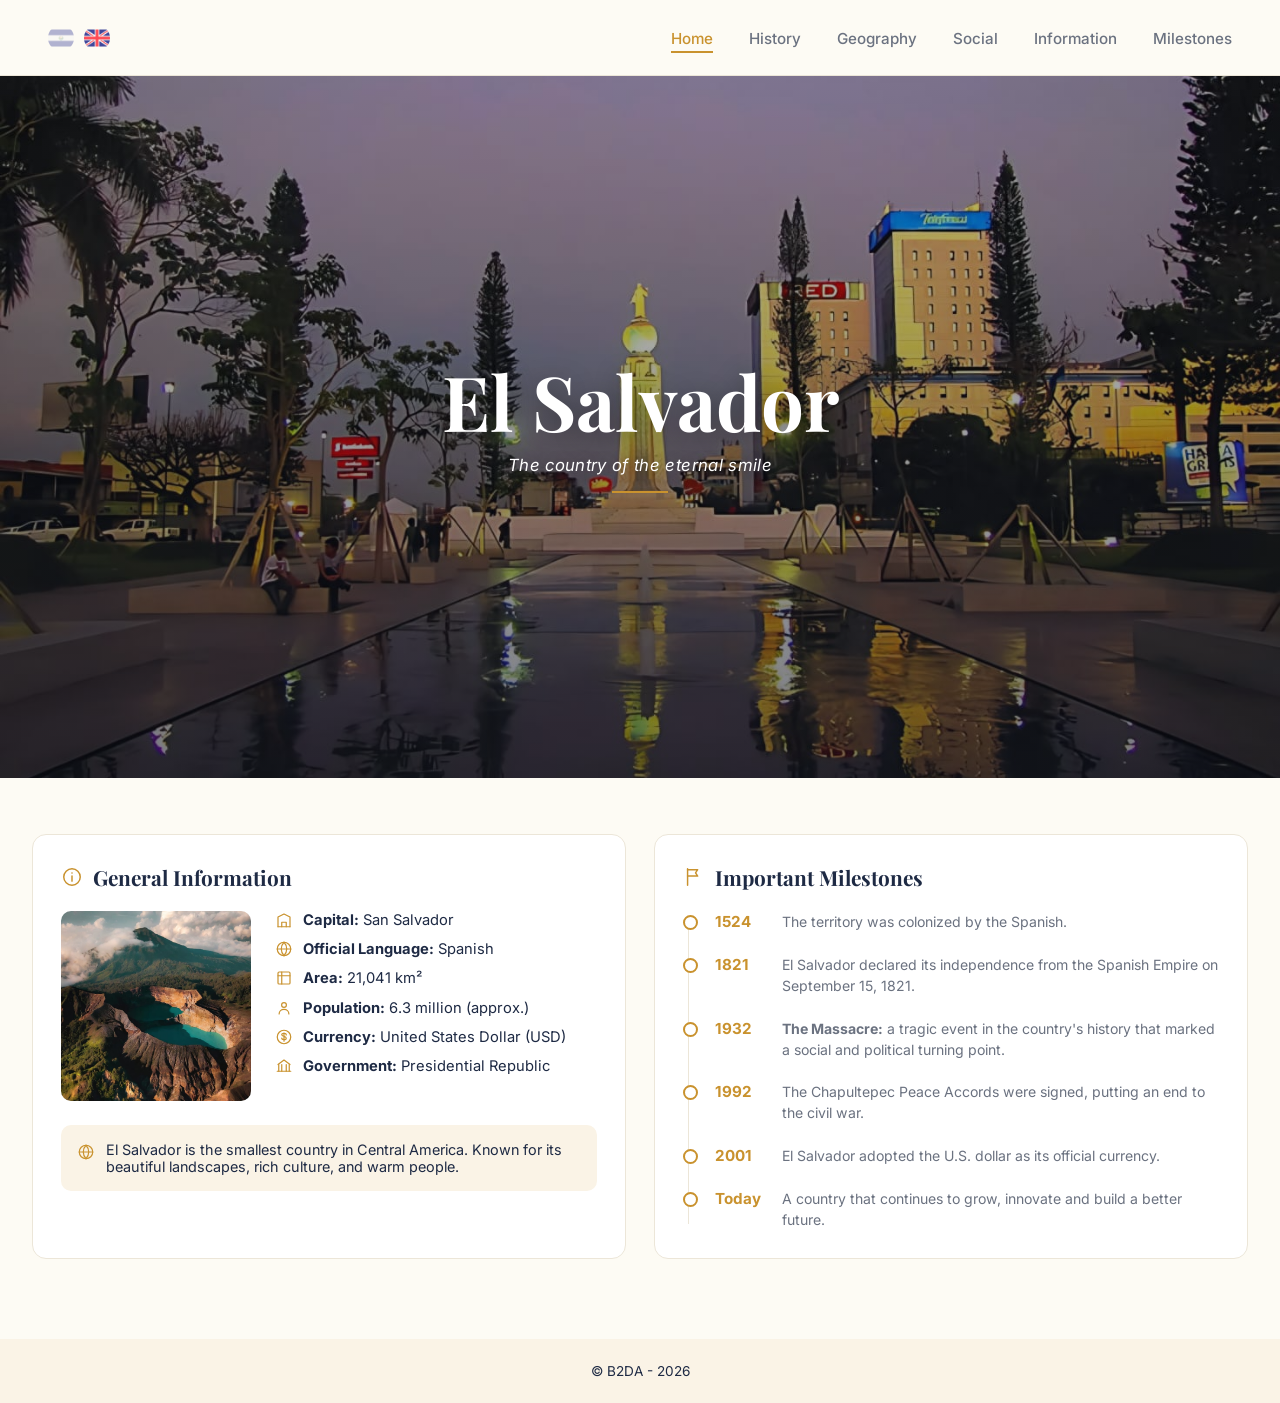
<file: index.html>
<!DOCTYPE html>
<html lang="en">
    <head>
        <meta charset="UTF-8" />
        <meta name="viewport" content="width=device-width, initial-scale=1.0" />
        <title>El Salvador — The country of the eternal smile</title>
        <link rel="stylesheet" href="CSS/main.css" />
        <link rel="icon" type="image/png" href="IMG/Iconos/el-salvador-ventana.png" />
        <link rel="apple-touch-icon" href="IMG/Iconos/el-salvador-ventana.png" />
        <link rel="preconnect" href="https://fonts.googleapis.com" />
        <link href="https://fonts.googleapis.com/css2?family=Playfair+Display:wght@600;700&family=Inter:wght@400;500;600&display=swap" rel="stylesheet" />
    </head>
    <body>

    <header class="navbar">
        <div class="navbar__logo">
        <a href="HTML/Index_ES.html" aria-current="false">
            <img src="IMG/Iconos/el-salvador.png" alt="Español" />
        </a>
        <a href="index.html" aria-current="true">
            <img src="IMG/Iconos/reino-unido.png" alt="English" />
        </a>
        </div>

        <button type="button" class="navbar__toggle" id="navToggle" aria-label="Open menu" aria-expanded="false">
            <span></span><span></span><span></span>
        </button>

        <ul class="navbar__links" id="navLinks">
            <li><a href="#home" class="navbar__link" aria-current="page">Home</a></li>
            <li><a href="HTML/ENG/history.html" class="navbar__link">History</a></li>
            <li><a href="HTML/ENG/geography.html" class="navbar__link">Geography</a></li>
            <li><a href="HTML/ENG/social.html" class="navbar__link">Social</a></li>
            <li><a href="HTML/ENG/information.html" class="navbar__link">Information</a></li>
            <li><a href="HTML/ENG/milestones.html" class="navbar__link">Milestones</a></li>
        </ul>
    </header>

    <main>
        <section class="hero" id="home">
            <div class="hero__content">
                <h1 class="hero__title">El Salvador</h1>
                <p class="hero__subtitle">The country of the eternal smile</p>
            </div>
        </section>

        <section class="info-section">
            <div class="info-grid">

                <article class="card">
                    <h2 class="card__heading">
                        <svg class="icon" viewBox="0 0 24 24" fill="none" stroke="currentColor" stroke-width="1.6" stroke-linecap="round" stroke-linejoin="round">
                            <circle cx="12" cy="12" r="9" />
                            <line x1="12" y1="11" x2="12" y2="16.5" />
                            <circle cx="12" cy="7.6" r="0.9" fill="currentColor" stroke="none" />
                        </svg>
                        General Information
                    </h2>

                    <div class="info-card__body">
                        <img src="IMG/Index/general-information.jpg" alt="Lake Coatepeque volcanic crater lake" class="info-card__image" />

                        <ul class="info-list">
                            <li>
                                <svg class="icon" viewBox="0 0 24 24" fill="none" stroke="currentColor" stroke-width="1.6" stroke-linecap="round" stroke-linejoin="round">
                                    <path d="M4 21V8l8-4 8 4v13" /><path d="M9 21v-6h6v6" /><path d="M4 21h16" />
                                </svg>
                                <span><strong>Capital:</strong> San Salvador</span>
                            </li>
                            <li>
                                <svg class="icon" viewBox="0 0 24 24" fill="none" stroke="currentColor" stroke-width="1.6" stroke-linecap="round" stroke-linejoin="round">
                                    <circle cx="12" cy="12" r="9" /><path d="M3 12h18" /><path d="M12 3a13 13 0 0 1 0 18a13 13 0 0 1 0-18" />
                                </svg>
                                <span><strong>Official Language:</strong> Spanish</span>
                            </li>
                            <li>
                                <svg class="icon" viewBox="0 0 24 24" fill="none" stroke="currentColor" stroke-width="1.6" stroke-linecap="round" stroke-linejoin="round">
                                    <rect x="4" y="4" width="16" height="16" rx="1.5" />
                                    <path d="M4 9h16M9 4v16" />
                                </svg>
                                <span><strong>Area:</strong> 21,041 km²</span>
                            </li>
                            <li>
                                <svg class="icon" viewBox="0 0 24 24" fill="none" stroke="currentColor" stroke-width="1.6" stroke-linecap="round" stroke-linejoin="round">
                                    <circle cx="12" cy="8" r="3.2" /><path d="M5.5 20c0-3.6 2.9-6.2 6.5-6.2s6.5 2.6 6.5 6.2" />
                                </svg>
                                <span><strong>Population:</strong> 6.3 million (approx.)</span>
                            </li>
                            <li>
                                <svg class="icon" viewBox="0 0 24 24" fill="none" stroke="currentColor" stroke-width="1.6" stroke-linecap="round" stroke-linejoin="round">
                                    <circle cx="12" cy="12" r="9" /><path d="M12 6.5v11M15 9.2c0-1.2-1.3-2.2-3-2.2s-3 .9-3 2c0 3 6 1.5 6 4.5 0 1.1-1.3 2-3 2s-3-1-3-2.2" />
                                </svg>
                                <span><strong>Currency:</strong> United States Dollar (USD)</span>
                            </li>
                            <li>
                                <svg class="icon" viewBox="0 0 24 24" fill="none" stroke="currentColor" stroke-width="1.6" stroke-linecap="round" stroke-linejoin="round">
                                    <path d="M4 10l8-6 8 6" /><path d="M5 10v9M19 10v9M9 10v9M15 10v9" /><path d="M3 19h18" />
                                </svg>
                                <span><strong>Government:</strong> Presidential Republic</span>
                            </li>
                        </ul>
                    </div>

                    <div class="info-card__fact">
                        <svg class="icon" viewBox="0 0 24 24" fill="none" stroke="currentColor" stroke-width="1.6" stroke-linecap="round" stroke-linejoin="round">
                            <circle cx="12" cy="12" r="9" /><path d="M3 12h18" /><path d="M12 3a13 13 0 0 1 0 18a13 13 0 0 1 0-18" />
                        </svg>
                        <p>El Salvador is the smallest country in Central America. Known for its beautiful landscapes, rich culture, and warm people.</p>
                    </div>
                </article>

                <article class="card">
                    <h2 class="card__heading">
                        <svg class="icon" viewBox="0 0 24 24" fill="none" stroke="currentColor" stroke-width="1.6" stroke-linecap="round" stroke-linejoin="round">
                            <path d="M5 3v18" /><path d="M5 4h11l-2.3 3.5L16 11H5" />
                        </svg>
                        Important Milestones
                    </h2>

                    <ol class="timeline">
                        <li class="timeline__item">
                            <span class="timeline__year">1524</span>
                            <p>The territory was colonized by the Spanish.</p>
                        </li>
                        <li class="timeline__item">
                            <span class="timeline__year">1821</span>
                            <p>El Salvador declared its independence from the Spanish Empire on September 15, 1821.</p>
                        </li>
                        <li class="timeline__item">
                            <span class="timeline__year">1932</span>
                            <p><strong>The Massacre:</strong> a tragic event in the country's history that marked a social and political turning point.</p>
                        </li>
                        <li class="timeline__item">
                            <span class="timeline__year">1992</span>
                            <p>The Chapultepec Peace Accords were signed, putting an end to the civil war.</p>
                        </li>
                            <li class="timeline__item">
                            <span class="timeline__year">2001</span>
                            <p>El Salvador adopted the U.S. dollar as its official currency.</p>
                        </li>
                        <li class="timeline__item timeline__item--today">
                            <span class="timeline__year">Today</span>
                            <p>A country that continues to grow, innovate and build a better future.</p>
                        </li>
                    </ol>
                </article>
            </div>
        </section>
    </main>

    <footer class="footer">
        <p>&copy; B2DA - 2026</p>
    </footer>
    </body>
    <script src="JS/main.js"></script>
</html>
</file>
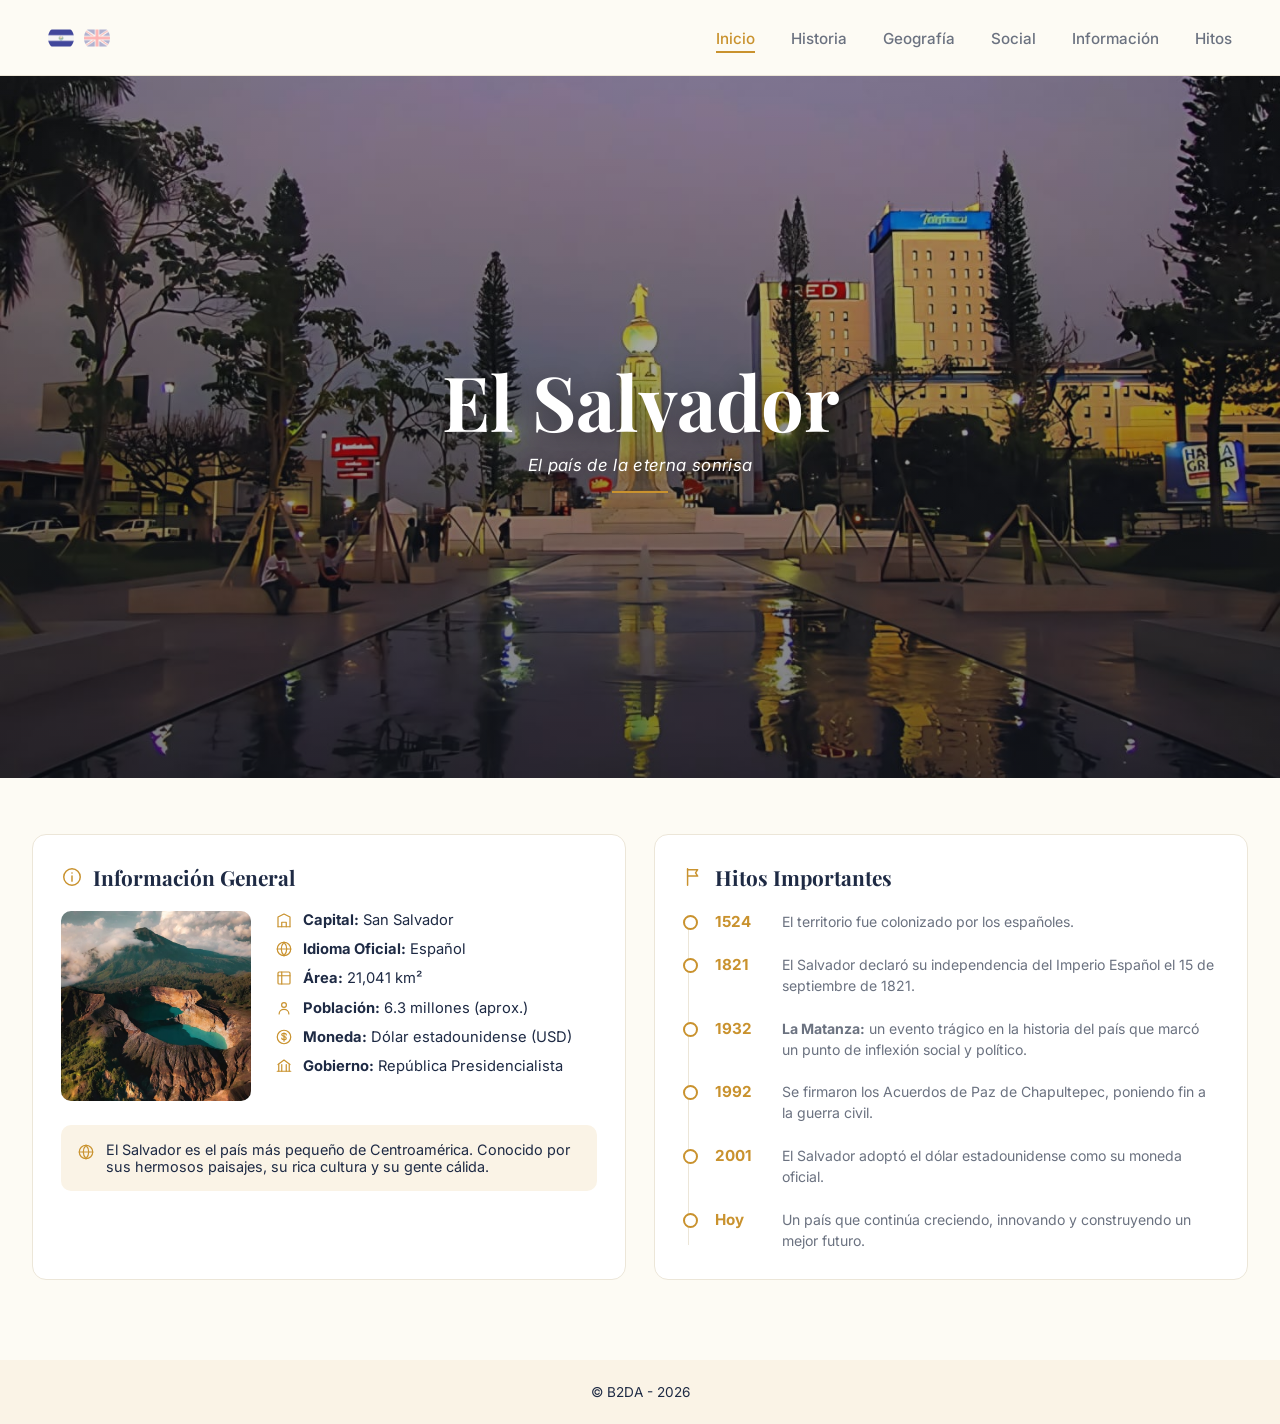
<file: HTML/Index_ES.html>
<!DOCTYPE html>
<html lang="es">
    <head>
        <meta charset="UTF-8" />
        <meta name="viewport" content="width=device-width, initial-scale=1.0" />
        <title>El Salvador — El país de la eterna sonrisa</title>
        <link rel="stylesheet" href="../CSS/main.css" />
        <link rel="icon" type="image/png" href="../IMG/Iconos/el-salvador-ventana.png" />
        <link rel="apple-touch-icon" href="../IMG/Iconos/el-salvador-ventana.png" />
        <link rel="preconnect" href="https://fonts.googleapis.com" />
        <link href="https://fonts.googleapis.com/css2?family=Playfair+Display:wght@600;700&family=Inter:wght@400;500;600&display=swap" rel="stylesheet" />
    </head>
    <body>
        <header class="navbar">
            <div class="navbar__logo">
                <a href="Index_ES.html" aria-current="true">
                    <img src="../IMG/Iconos/el-salvador.png" alt="Español" />
                </a>
                <a href="../index.html" aria-current="false">
                    <img src="../IMG/Iconos/reino-unido.png" alt="English" />
                </a>
            </div>

            <button type="button" class="navbar__toggle" id="navToggle" aria-label="Abrir menú" aria-expanded="false">
                <span></span><span></span><span></span>
            </button>

            <ul class="navbar__links" id="navLinks">
                <li><a href="#home" class="navbar__link" aria-current="page">Inicio</a></li>
                <li><a href="ES/history.html" class="navbar__link">Historia</a></li>
                <li><a href="ES/geography.html" class="navbar__link">Geografía</a></li>
                <li><a href="ES/social.html" class="navbar__link">Social</a></li>
                <li><a href="ES/information.html" class="navbar__link">Información</a></li>
                <li><a href="ES/milestones.html" class="navbar__link">Hitos</a></li>
            </ul>
        </header>

        <main>
            <section class="hero" id="home">
                <div class="hero__content">
                    <h1 class="hero__title">El Salvador</h1>
                    <p class="hero__subtitle">El país de la eterna sonrisa</p>
                </div>
            </section>

            <section class="info-section">
                <div class="info-grid">
                    <article class="card">
                        <h2 class="card__heading">
                            <svg class="icon" viewBox="0 0 24 24" fill="none" stroke="currentColor" stroke-width="1.6" stroke-linecap="round" stroke-linejoin="round">
                                <circle cx="12" cy="12" r="9" />
                                <line x1="12" y1="11" x2="12" y2="16.5" />
                                <circle cx="12" cy="7.6" r="0.9" fill="currentColor" stroke="none" />
                            </svg>
                            Información General
                        </h2>

                        <div class="info-card__body">
                            <img src="../IMG/Index/general-information.jpg" alt="Lago volcánico de Coatepeque" class="info-card__image" />

                            <ul class="info-list">
                            <li>
                                <svg class="icon" viewBox="0 0 24 24" fill="none" stroke="currentColor" stroke-width="1.6" stroke-linecap="round" stroke-linejoin="round">
                                    <path d="M4 21V8l8-4 8 4v13" /><path d="M9 21v-6h6v6" /><path d="M4 21h16" />
                                </svg>
                                <span><strong>Capital:</strong> San Salvador</span>
                            </li>
                            <li>
                                <svg class="icon" viewBox="0 0 24 24" fill="none" stroke="currentColor" stroke-width="1.6" stroke-linecap="round" stroke-linejoin="round">
                                    <circle cx="12" cy="12" r="9" /><path d="M3 12h18" /><path d="M12 3a13 13 0 0 1 0 18a13 13 0 0 1 0-18" />
                                </svg>
                                <span><strong>Idioma Oficial:</strong> Español</span>
                            </li>
                            <li>
                                <svg class="icon" viewBox="0 0 24 24" fill="none" stroke="currentColor" stroke-width="1.6" stroke-linecap="round" stroke-linejoin="round">
                                    <rect x="4" y="4" width="16" height="16" rx="1.5" />
                                    <path d="M4 9h16M9 4v16" />
                                </svg>
                                <span><strong>Área:</strong> 21,041 km²</span>
                            </li>
                            <li>
                                <svg class="icon" viewBox="0 0 24 24" fill="none" stroke="currentColor" stroke-width="1.6" stroke-linecap="round" stroke-linejoin="round">
                                    <circle cx="12" cy="8" r="3.2" /><path d="M5.5 20c0-3.6 2.9-6.2 6.5-6.2s6.5 2.6 6.5 6.2" />
                                </svg>
                                <span><strong>Población:</strong> 6.3 millones (aprox.)</span>
                            </li>
                            <li>
                                <svg class="icon" viewBox="0 0 24 24" fill="none" stroke="currentColor" stroke-width="1.6" stroke-linecap="round" stroke-linejoin="round">
                                    <circle cx="12" cy="12" r="9" /><path d="M12 6.5v11M15 9.2c0-1.2-1.3-2.2-3-2.2s-3 .9-3 2c0 3 6 1.5 6 4.5 0 1.1-1.3 2-3 2s-3-1-3-2.2" />
                                </svg>
                                <span><strong>Moneda:</strong> Dólar estadounidense (USD)</span>
                            </li>
                            <li>
                                <svg class="icon" viewBox="0 0 24 24" fill="none" stroke="currentColor" stroke-width="1.6" stroke-linecap="round" stroke-linejoin="round">
                                    <path d="M4 10l8-6 8 6" /><path d="M5 10v9M19 10v9M9 10v9M15 10v9" /><path d="M3 19h18" />
                                </svg>
                                <span><strong>Gobierno:</strong> República Presidencialista</span>
                            </li>
                            </ul>
                        </div>

                        <div class="info-card__fact">
                            <svg class="icon" viewBox="0 0 24 24" fill="none" stroke="currentColor" stroke-width="1.6" stroke-linecap="round" stroke-linejoin="round">
                                <circle cx="12" cy="12" r="9" /><path d="M3 12h18" /><path d="M12 3a13 13 0 0 1 0 18a13 13 0 0 1 0-18" />
                            </svg>
                            <p>El Salvador es el país más pequeño de Centroamérica. Conocido por sus hermosos paisajes, su rica cultura y su gente cálida.</p>
                        </div>
                    </article>

                    <article class="card">
                        <h2 class="card__heading">
                            <svg class="icon" viewBox="0 0 24 24" fill="none" stroke="currentColor" stroke-width="1.6" stroke-linecap="round" stroke-linejoin="round">
                                <path d="M5 3v18" /><path d="M5 4h11l-2.3 3.5L16 11H5" />
                            </svg>
                            Hitos Importantes
                        </h2>

                        <ol class="timeline">
                            <li class="timeline__item">
                                <span class="timeline__year">1524</span>
                                <p>El territorio fue colonizado por los españoles.</p>
                            </li>
                            <li class="timeline__item">
                                <span class="timeline__year">1821</span>
                                <p>El Salvador declaró su independencia del Imperio Español el 15 de septiembre de 1821.</p>
                            </li>
                            <li class="timeline__item">
                                <span class="timeline__year">1932</span>
                                <p><strong>La Matanza:</strong> un evento trágico en la historia del país que marcó un punto de inflexión social y político.</p>
                            </li>
                            <li class="timeline__item">
                                <span class="timeline__year">1992</span>
                                <p>Se firmaron los Acuerdos de Paz de Chapultepec, poniendo fin a la guerra civil.</p>
                            </li>
                            <li class="timeline__item">
                                <span class="timeline__year">2001</span>
                                <p>El Salvador adoptó el dólar estadounidense como su moneda oficial.</p>
                            </li>
                            <li class="timeline__item timeline__item--today">
                                <span class="timeline__year">Hoy</span>
                                <p>Un país que continúa creciendo, innovando y construyendo un mejor futuro.</p>
                            </li>
                        </ol>
                    </article>
                </div>
            </section>
        </main>

        <footer class="footer">
            <p>&copy; B2DA - 2026</p>
        </footer>
    </body>
    <script src="../JS/main.js"></script>
</html>
</file>
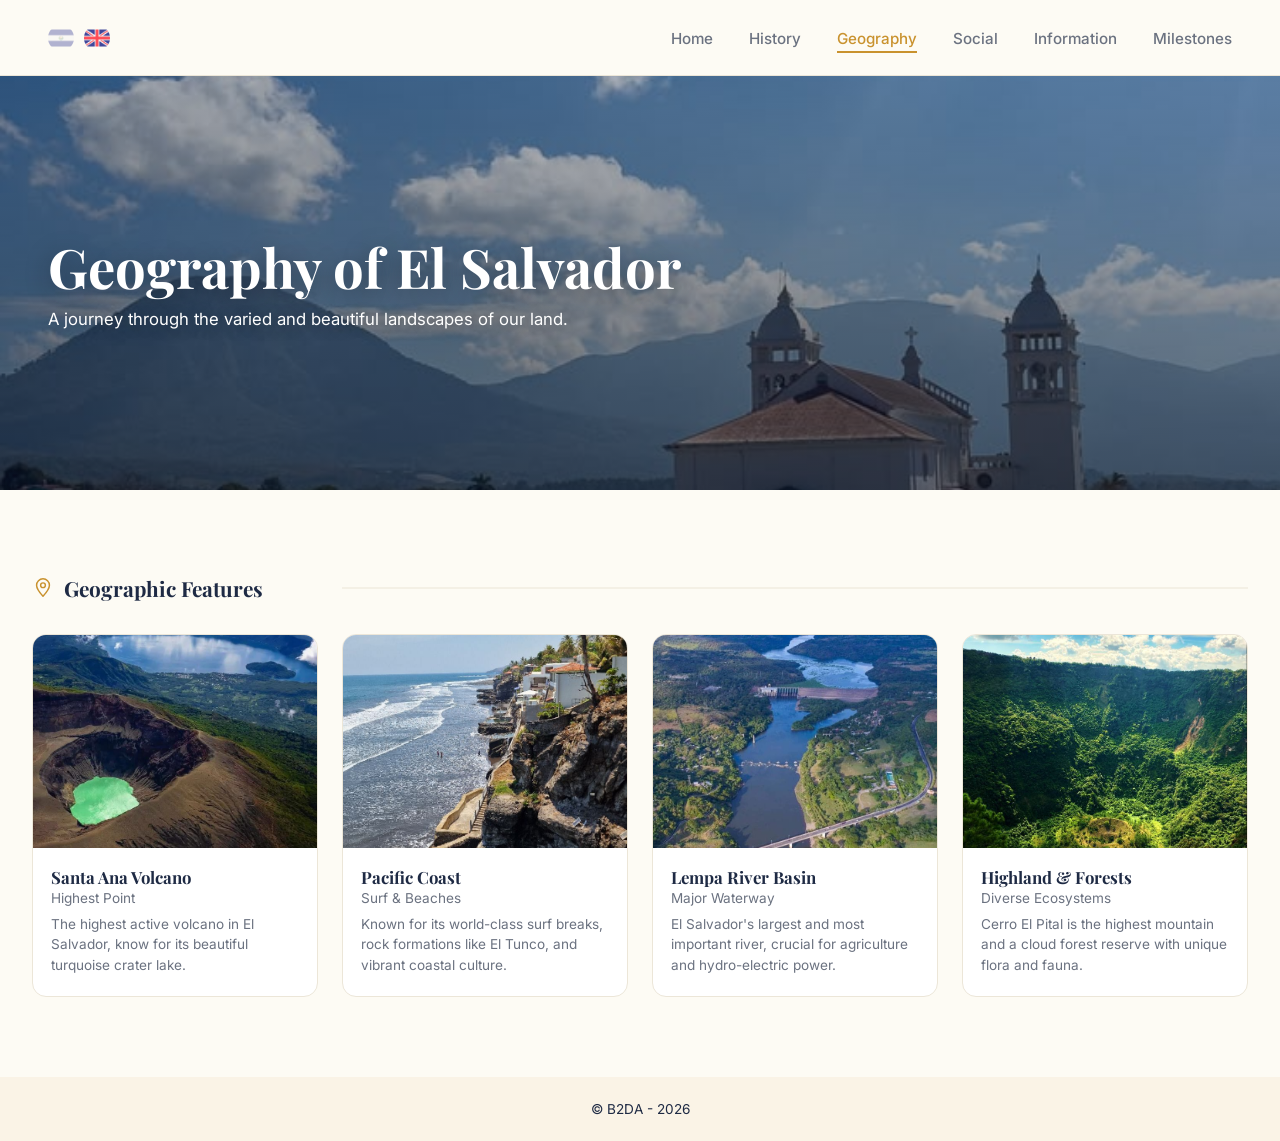
<file: HTML/ENG/geography.html>
<!DOCTYPE html>
<html lang="en">
    <head>
        <meta charset="UTF-8" />
        <meta name="viewport" content="width=device-width, initial-scale=1.0" />
        <title>Geography — El Salvador</title>
        <link rel="stylesheet" href="../../CSS/main.css" />
        <link rel="stylesheet" href="../../CSS/history.css" />
        <link rel="icon" type="image/png" href="../../IMG/Iconos/el-salvador-ventana.png" />
        <link rel="apple-touch-icon" href="../../IMG/Iconos/el-salvador-ventana.png" />
        <link rel="preconnect" href="https://fonts.googleapis.com" />
        <link href="https://fonts.googleapis.com/css2?family=Playfair+Display:wght@600;700&family=Inter:wght@400;500;600&display=swap" rel="stylesheet" />
    </head>
    <body>
        <header class="navbar">
            <div class="navbar__logo">
            <a href="../ES/geography.html" aria-current="false">
                <img src="../../IMG/Iconos/el-salvador.png" alt="Español" />
            </a>
            <a href="history.html" aria-current="true">
                <img src="../../IMG/Iconos/reino-unido.png" alt="English" />
            </a>
            </div>

            <button type="button" class="navbar__toggle" id="navToggle" aria-label="Open menu" aria-expanded="false">
            <span></span><span></span><span></span>
            </button>

            <ul class="navbar__links" id="navLinks">
            <li><a href="../../index.html" class="navbar__link">Home</a></li>
            <li><a href="history.html" class="navbar__link">History</a></li>
            <li><a href="geography.html" class="navbar__link" aria-current="page">Geography</a></li>
            <li><a href="social.html" class="navbar__link">Social</a></li>
            <li><a href="information.html" class="navbar__link">Information</a></li>
            <li><a href="milestones.html" class="navbar__link">Milestones</a></li>
            </ul>
        </header>

        <main>
            <section class="page-hero">
                <div class="page-hero__bg" style="background-image: url('../../IMG/Geography/banner.jpg');"></div>
                <div class="page-hero__overlay"></div>
                <div class="page-hero__content">
                    <h1 class="page-hero__title">Geography of El Salvador</h1>
                    <p class="page-hero__subtitle">A journey through the varied and beautiful landscapes of our land.</p>
                </div>
            </section>

            <section class="timeline-section">
                <div class="timeline-header">
                    <h2 class="card__heading">
                        <svg class="icon" viewBox="0 0 24 24" fill="none" stroke="currentColor" stroke-width="1.6" stroke-linecap="round" stroke-linejoin="round">
                            <path d="M12 21s7-7.58 7-12a7 7 0 0 0-14 0c0 4.42 7 12 7 12z" />
                            <circle cx="12" cy="9" r="2.6" />
                        </svg>
                        Geographic Features
                    </h2>

                    <div class="timeline-track" aria-hidden="true">
                    </div>
                </div>

                <div class="timeline-cards">
                    <article class="timeline-card">
                        <div class="timeline-card__image-wrap">
                            <img src="../../IMG/Geography/volcan.jpg" alt="Colonial Era" />
                            <!-- <span class="timeline-card__badge">1524</span> -->
                        </div>
                        <div class="timeline-card__body">
                            <h3>Santa Ana Volcano</h3>
                            <p class="timeline-card__date">Highest Point</p>
                            <p class="timeline-card__desc">The highest active volcano in El Salvador, know for its beautiful turquoise crater lake.</p>
                        </div>
                    </article>

                    <article class="timeline-card">
                        <div class="timeline-card__image-wrap">
                            <img src="../../IMG/Geography/costa.jpg" alt="Independence" />
                            <!-- <span class="timeline-card__badge">1821</span> -->
                        </div>
                        <div class="timeline-card__body">
                            <h3>Pacific Coast</h3>
                            <p class="timeline-card__date">Surf & Beaches</p>
                            <p class="timeline-card__desc">Known for its world-class surf breaks, rock formations like El Tunco, and vibrant coastal culture.</p>
                        </div>
                    </article>

                    <article class="timeline-card">
                        <div class="timeline-card__image-wrap">
                            <img src="../../IMG/Geography/lempa.jpg" alt="Civil War" />
                            <!-- <span class="timeline-card__badge">1980 - 1992</span> -->
                        </div>
                        <div class="timeline-card__body">
                            <h3>Lempa River Basin</h3>
                            <p class="timeline-card__date">Major Waterway</p>
                            <p class="timeline-card__desc">El Salvador's largest and most important river, crucial for agriculture and hydro-electric power.</p>
                        </div>
                    </article>

                    <article class="timeline-card">
                        <div class="timeline-card__image-wrap">
                            <img src="../../IMG/Geography/bosque.jpg" alt="Modern El Salvador" />
                            <!-- <span class="timeline-card__badge">Present</span> -->
                        </div>
                        <div class="timeline-card__body">
                            <h3>Highland & Forests</h3>
                            <p class="timeline-card__date">Diverse Ecosystems</p>
                            <p class="timeline-card__desc">Cerro El Pital is the highest mountain and a cloud forest reserve with unique flora and fauna.</p>
                        </div>
                    </article>
                </div>
            </section>
        </main>

        <footer class="footer">
            <p>&copy; B2DA - 2026</p>
        </footer>
    </body>
    <script src="../../JS/main.js"></script>
</html>
</file>
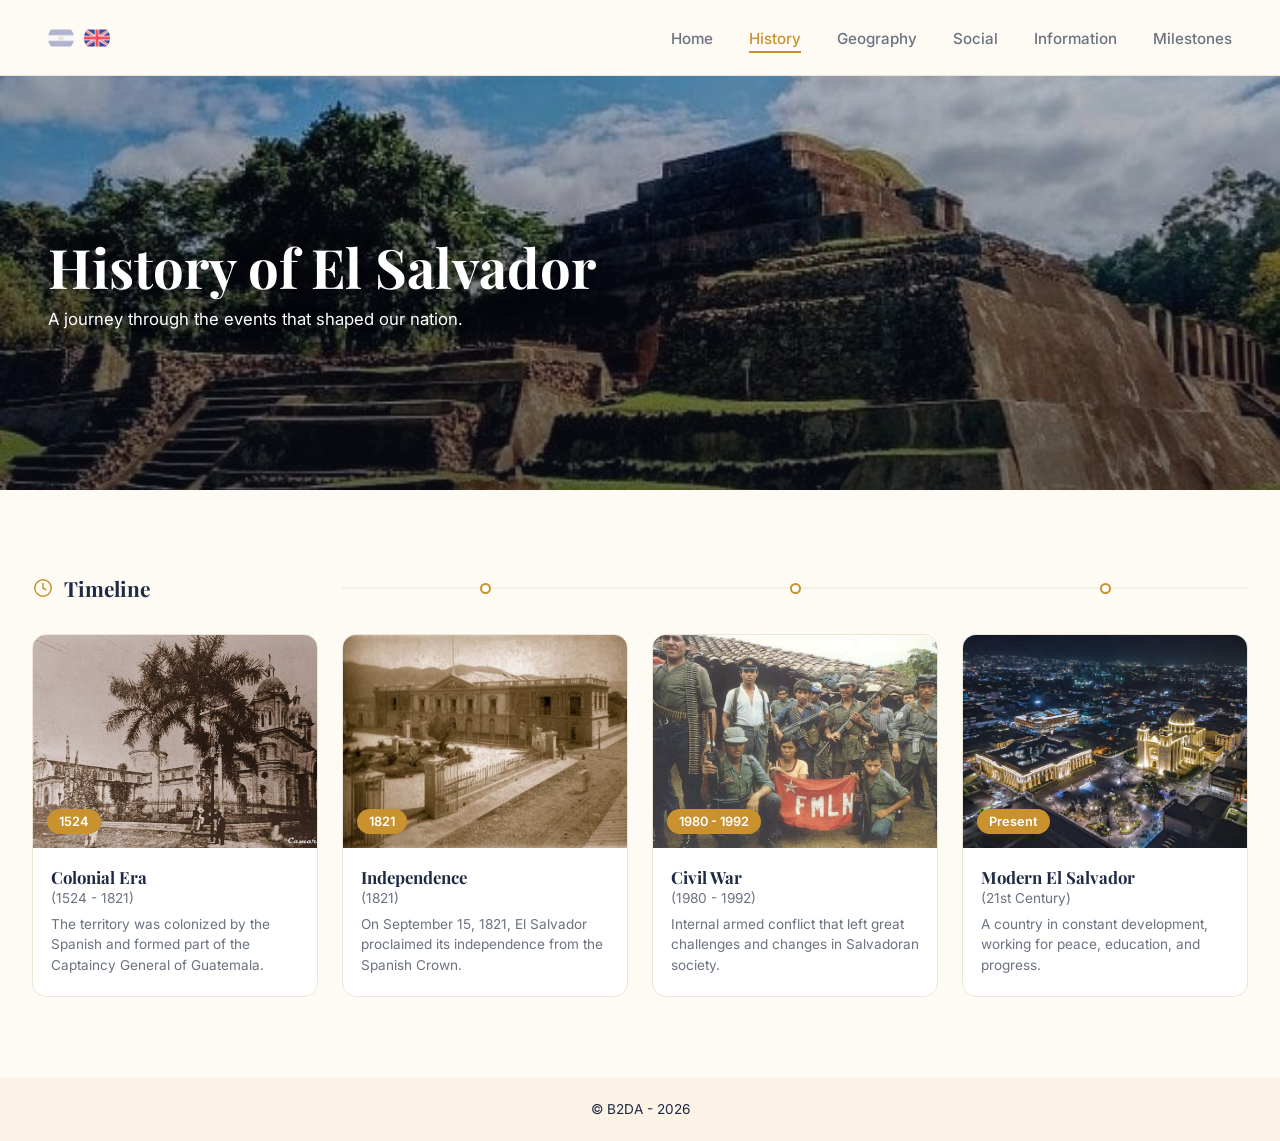
<file: HTML/ENG/history.html>
<!DOCTYPE html>
<html lang="en">
    <head>
        <meta charset="UTF-8" />
        <meta name="viewport" content="width=device-width, initial-scale=1.0" />
        <title>History — El Salvador</title>
        <link rel="stylesheet" href="../../CSS/main.css" />
        <link rel="stylesheet" href="../../CSS/history.css" />
        <link rel="icon" type="image/png" href="../../IMG/Iconos/el-salvador-ventana.png" />
        <link rel="apple-touch-icon" href="../../IMG/Iconos/el-salvador-ventana.png" />
        <link rel="preconnect" href="https://fonts.googleapis.com" />
        <link href="https://fonts.googleapis.com/css2?family=Playfair+Display:wght@600;700&family=Inter:wght@400;500;600&display=swap" rel="stylesheet" />
    </head>
    <body>
        <header class="navbar">
            <div class="navbar__logo">
            <a href="../ES/history.html" aria-current="false">
                <img src="../../IMG/Iconos/el-salvador.png" alt="Español" />
            </a>
            <a href="history.html" aria-current="true">
                <img src="../../IMG/Iconos/reino-unido.png" alt="English" />
            </a>
            </div>

            <button type="button" class="navbar__toggle" id="navToggle" aria-label="Open menu" aria-expanded="false">
            <span></span><span></span><span></span>
            </button>

            <ul class="navbar__links" id="navLinks">
            <li><a href="../../index.html" class="navbar__link">Home</a></li>
            <li><a href="history.html" class="navbar__link" aria-current="page">History</a></li>
            <li><a href="geography.html" class="navbar__link">Geography</a></li>
            <li><a href="social.html" class="navbar__link">Social</a></li>
            <li><a href="information.html" class="navbar__link">Information</a></li>
            <li><a href="milestones.html" class="navbar__link">Milestones</a></li>
            </ul>
        </header>

        <main>
            <section class="page-hero">
                <div class="page-hero__bg" style="background-image: url('../../IMG/History/banner.jpg');"></div>
                <div class="page-hero__overlay"></div>
                <div class="page-hero__content">
                    <h1 class="page-hero__title">History of El Salvador</h1>
                    <p class="page-hero__subtitle">A journey through the events that shaped our nation.</p>
                </div>
            </section>

            <section class="timeline-section">
                <div class="timeline-header">
                    <h2 class="card__heading">
                        <svg class="icon" viewBox="0 0 24 24" fill="none" stroke="currentColor" stroke-width="1.6" stroke-linecap="round" stroke-linejoin="round">
                            <circle cx="12" cy="12" r="9" />
                            <path d="M12 7v5l3.2 1.9" />
                        </svg>
                        Timeline
                    </h2>

                    <div class="timeline-track" aria-hidden="true">
                        <span class="timeline-track__dot"></span>
                        <span class="timeline-track__dot"></span>
                        <span class="timeline-track__dot"></span>
                    </div>
                </div>

                <div class="timeline-cards">
                    <article class="timeline-card">
                        <div class="timeline-card__image-wrap">
                            <img src="../../IMG/History/colonial.jpg" alt="Colonial Era" />
                            <span class="timeline-card__badge">1524</span>
                        </div>
                        <div class="timeline-card__body">
                            <h3>Colonial Era</h3>
                            <p class="timeline-card__date">(1524 - 1821)</p>
                            <p class="timeline-card__desc">The territory was colonized by the Spanish and formed part of the Captaincy General of Guatemala.</p>
                        </div>
                    </article>

                    <article class="timeline-card">
                        <div class="timeline-card__image-wrap">
                            <img src="../../IMG/History/independencia.jpg" alt="Independence" />
                            <span class="timeline-card__badge">1821</span>
                        </div>
                        <div class="timeline-card__body">
                            <h3>Independence</h3>
                            <p class="timeline-card__date">(1821)</p>
                            <p class="timeline-card__desc">On September 15, 1821, El Salvador proclaimed its independence from the Spanish Crown.</p>
                        </div>
                    </article>

                    <article class="timeline-card">
                        <div class="timeline-card__image-wrap">
                            <img src="../../IMG/History/guerra.jpg" alt="Civil War" />
                            <span class="timeline-card__badge">1980 - 1992</span>
                        </div>
                        <div class="timeline-card__body">
                            <h3>Civil War</h3>
                            <p class="timeline-card__date">(1980 - 1992)</p>
                            <p class="timeline-card__desc">Internal armed conflict that left great challenges and changes in Salvadoran society.</p>
                        </div>
                    </article>

                    <article class="timeline-card">
                        <div class="timeline-card__image-wrap">
                            <img src="../../IMG/History/moderno.jpeg" alt="Modern El Salvador" />
                            <span class="timeline-card__badge">Present</span>
                        </div>
                        <div class="timeline-card__body">
                            <h3>Modern El Salvador</h3>
                            <p class="timeline-card__date">(21st Century)</p>
                            <p class="timeline-card__desc">A country in constant development, working for peace, education, and progress.</p>
                        </div>
                    </article>
                </div>
            </section>
        </main>

        <footer class="footer">
            <p>&copy; B2DA - 2026</p>
        </footer>
    </body>
    <script src="../../JS/main.js"></script>
</html>
</file>
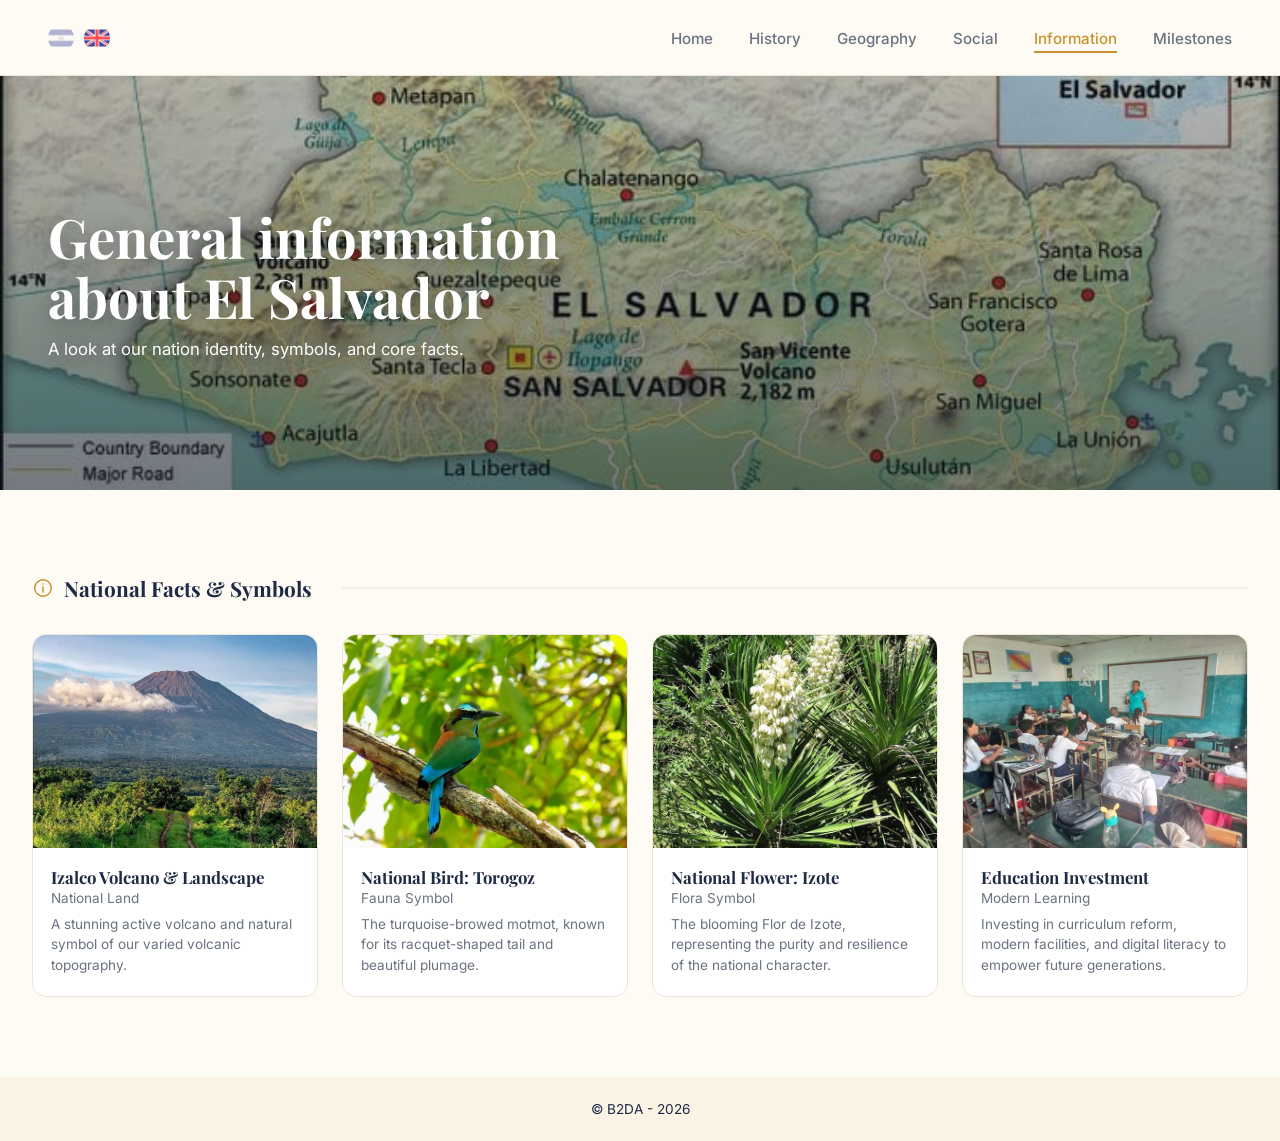
<file: HTML/ENG/information.html>
<!DOCTYPE html>
<html lang="en">
    <head>
        <meta charset="UTF-8" />
        <meta name="viewport" content="width=device-width, initial-scale=1.0" />
        <title>Information — El Salvador</title>
        <link rel="stylesheet" href="../../CSS/main.css" />
        <link rel="stylesheet" href="../../CSS/history.css" />
        <link rel="icon" type="image/png" href="../../IMG/Iconos/el-salvador-ventana.png" />
        <link rel="apple-touch-icon" href="../../IMG/Iconos/el-salvador-ventana.png" />
        <link rel="preconnect" href="https://fonts.googleapis.com" />
        <link href="https://fonts.googleapis.com/css2?family=Playfair+Display:wght@600;700&family=Inter:wght@400;500;600&display=swap" rel="stylesheet" />
    </head>
    <body>
        <header class="navbar">
            <div class="navbar__logo">
            <a href="../ES/information.html" aria-current="false">
                <img src="../../IMG/Iconos/el-salvador.png" alt="Español" />
            </a>
            <a href="history.html" aria-current="true">
                <img src="../../IMG/Iconos/reino-unido.png" alt="English" />
            </a>
            </div>

            <button type="button" class="navbar__toggle" id="navToggle" aria-label="Open menu" aria-expanded="false">
            <span></span><span></span><span></span>
            </button>

            <ul class="navbar__links" id="navLinks">
            <li><a href="../../index.html" class="navbar__link">Home</a></li>
            <li><a href="history.html" class="navbar__link">History</a></li>
            <li><a href="geography.html" class="navbar__link">Geography</a></li>
            <li><a href="social.html" class="navbar__link">Social</a></li>
            <li><a href="information.html" class="navbar__link" aria-current="page">Information</a></li>
            <li><a href="milestones.html" class="navbar__link">Milestones</a></li>
            </ul>
        </header>

        <main>
            <section class="page-hero">
                <div class="page-hero__bg" style="background-image: url('../../IMG/GeneralInformation/banner.jpg');"></div>
                <div class="page-hero__overlay"></div>
                <div class="page-hero__content">
                    <h1 class="page-hero__title">General information about El Salvador</h1>
                    <p class="page-hero__subtitle">A look at our nation identity, symbols, and core facts.</p>
                </div>
            </section>

            <section class="timeline-section">
                <div class="timeline-header">
                    <h2 class="card__heading">
                        <svg class="icon" viewBox="0 0 24 24" fill="none" stroke="currentColor" stroke-width="1.6" stroke-linecap="round" stroke-linejoin="round">
                            <circle cx="12" cy="12" r="9" />
                            <line x1="12" y1="11" x2="12" y2="16.5" />
                            <circle cx="12" cy="7.6" r="0.9" fill="currentColor" stroke="none" />
                        </svg>
                        National Facts & Symbols
                    </h2>

                    <div class="timeline-track" aria-hidden="true">
                    </div>
                </div>

                <div class="timeline-cards">
                    <article class="timeline-card">
                        <div class="timeline-card__image-wrap">
                            <img src="../../IMG/GeneralInformation/volcan.jpg" alt="Colonial Era" />
                            <!-- <span class="timeline-card__badge">1524</span> -->
                        </div>
                        <div class="timeline-card__body">
                            <h3>Izalco Volcano & Landscape</h3>
                            <p class="timeline-card__date">National Land</p>
                            <p class="timeline-card__desc">A stunning active volcano and natural symbol of our varied volcanic topography.</p>
                        </div>
                    </article>

                    <article class="timeline-card">
                        <div class="timeline-card__image-wrap">
                            <img src="../../IMG/GeneralInformation/torogoz.jpg" alt="Independence" />
                            <!-- <span class="timeline-card__badge">1821</span> -->
                        </div>
                        <div class="timeline-card__body">
                            <h3>National Bird: Torogoz</h3>
                            <p class="timeline-card__date">Fauna Symbol</p>
                            <p class="timeline-card__desc">The turquoise-browed motmot, known for its racquet-shaped tail and beautiful plumage.</p>
                        </div>
                    </article>

                    <article class="timeline-card">
                        <div class="timeline-card__image-wrap">
                            <img src="../../IMG/GeneralInformation/izote.jpg" alt="Civil War" />
                            <!-- <span class="timeline-card__badge">1980 - 1992</span> -->
                        </div>
                        <div class="timeline-card__body">
                            <h3>National Flower: Izote</h3>
                            <p class="timeline-card__date">Flora Symbol</p>
                            <p class="timeline-card__desc">The blooming Flor de Izote, representing the purity and resilience of the national character.</p>
                        </div>
                    </article>

                    <article class="timeline-card">
                        <div class="timeline-card__image-wrap">
                            <img src="../../IMG/GeneralInformation/educacion.jpg" alt="Modern El Salvador" />
                            <!-- <span class="timeline-card__badge">Present</span> -->
                        </div>
                        <div class="timeline-card__body">
                            <h3>Education Investment</h3>
                            <p class="timeline-card__date">Modern Learning</p>
                            <p class="timeline-card__desc">Investing in curriculum reform, modern facilities, and digital literacy to empower future generations.</p>
                        </div>
                    </article>
                </div>
            </section>
        </main>

        <footer class="footer">
            <p>&copy; B2DA - 2026</p>
        </footer>
    </body>
    <script src="../../JS/main.js"></script>
</html>
</file>
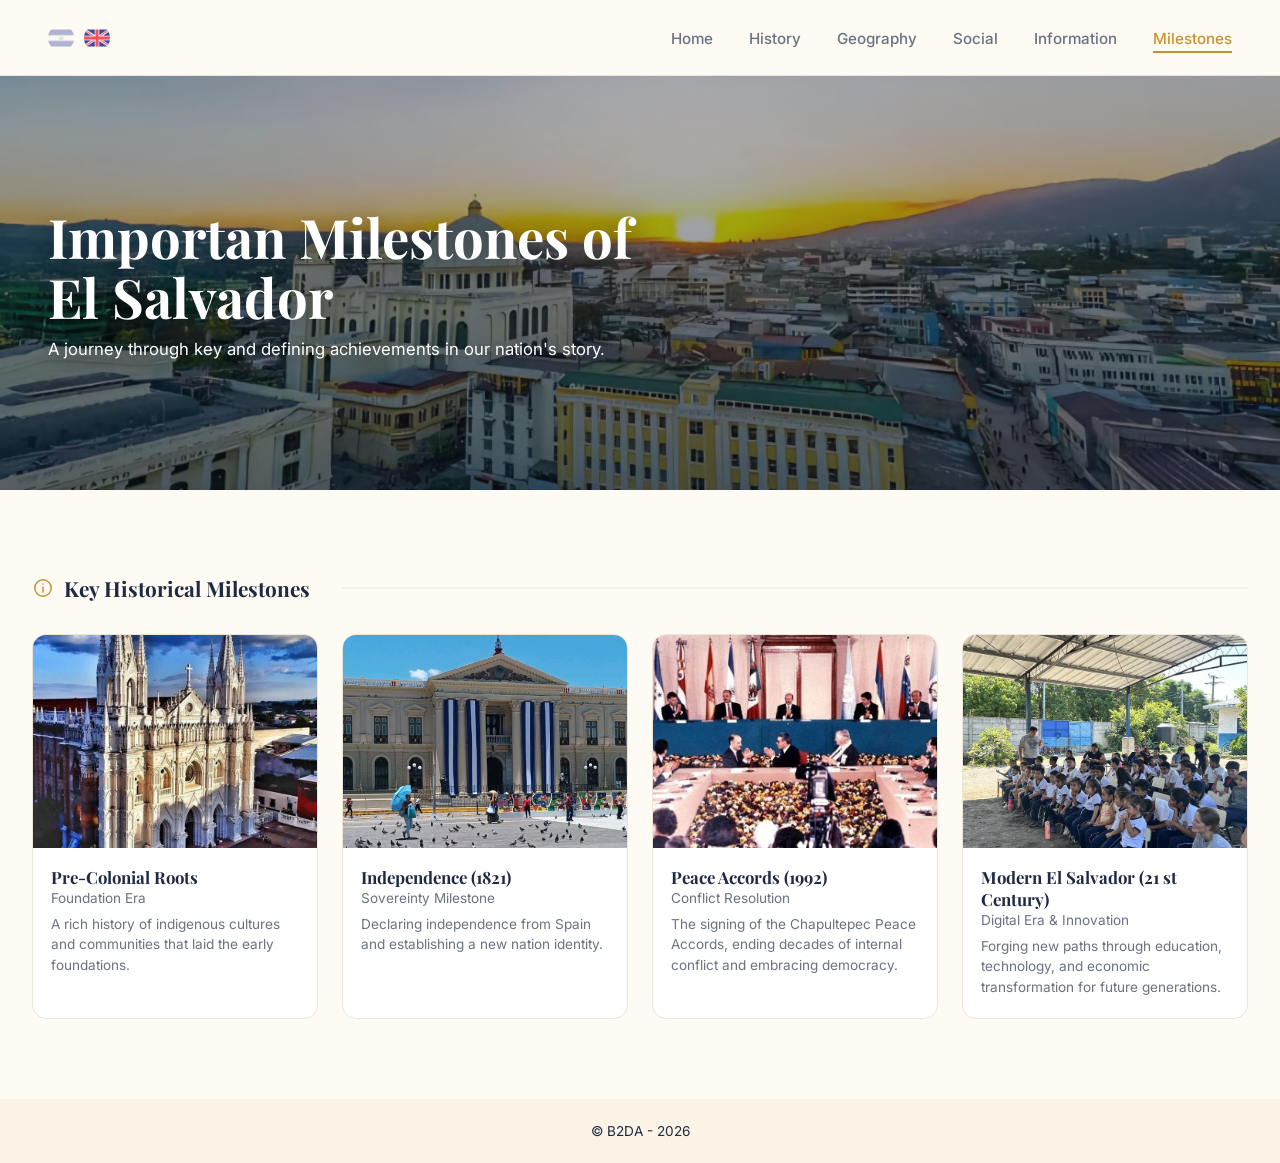
<file: HTML/ENG/milestones.html>
<!DOCTYPE html>
<html lang="en">
    <head>
        <meta charset="UTF-8" />
        <meta name="viewport" content="width=device-width, initial-scale=1.0" />
        <title>Milestones — El Salvador</title>
        <link rel="stylesheet" href="../../CSS/main.css" />
        <link rel="stylesheet" href="../../CSS/history.css" />
        <link rel="icon" type="image/png" href="../../IMG/Iconos/el-salvador-ventana.png" />
        <link rel="apple-touch-icon" href="../../IMG/Iconos/el-salvador-ventana.png" />
        <link rel="preconnect" href="https://fonts.googleapis.com" />
        <link href="https://fonts.googleapis.com/css2?family=Playfair+Display:wght@600;700&family=Inter:wght@400;500;600&display=swap" rel="stylesheet" />
    </head>
    <body>
        <header class="navbar">
            <div class="navbar__logo">
            <a href="../ES/milestones.html" aria-current="false">
                <img src="../../IMG/Iconos/el-salvador.png" alt="Español" />
            </a>
            <a href="history.html" aria-current="true">
                <img src="../../IMG/Iconos/reino-unido.png" alt="English" />
            </a>
            </div>

            <button type="button" class="navbar__toggle" id="navToggle" aria-label="Open menu" aria-expanded="false">
            <span></span><span></span><span></span>
            </button>

            <ul class="navbar__links" id="navLinks">
            <li><a href="../../index.html" class="navbar__link">Home</a></li>
            <li><a href="history.html" class="navbar__link">History</a></li>
            <li><a href="geography.html" class="navbar__link">Geography</a></li>
            <li><a href="social.html" class="navbar__link">Social</a></li>
            <li><a href="information.html" class="navbar__link">Information</a></li>
            <li><a href="milestones.html" class="navbar__link" aria-current="page">Milestones</a></li>
            </ul>
        </header>

        <main>
            <section class="page-hero">
                <div class="page-hero__bg" style="background-image: url('../../IMG/Milestones/banner.jpeg');"></div>
                <div class="page-hero__overlay"></div>
                <div class="page-hero__content">
                    <h1 class="page-hero__title">Importan Milestones of El Salvador</h1>
                    <p class="page-hero__subtitle">A journey through key and defining achievements in our nation's story.</p>
                </div>
            </section>

            <section class="timeline-section">
                <div class="timeline-header">
                    <h2 class="card__heading">
                        <svg class="icon" viewBox="0 0 24 24" fill="none" stroke="currentColor" stroke-width="1.6" stroke-linecap="round" stroke-linejoin="round">
                            <circle cx="12" cy="12" r="9" />
                            <line x1="12" y1="11" x2="12" y2="16.5" />
                            <circle cx="12" cy="7.6" r="0.9" fill="currentColor" stroke="none" />
                        </svg>
                        Key Historical Milestones
                    </h2>

                    <div class="timeline-track" aria-hidden="true">
                    </div>
                </div>

                <div class="timeline-cards">
                    <article class="timeline-card">
                        <div class="timeline-card__image-wrap">
                            <img src="../../IMG/Milestones/precolonial.jpg" alt="Colonial Era" />
                            <!-- <span class="timeline-card__badge">1524</span> -->
                        </div>
                        <div class="timeline-card__body">
                            <h3>Pre-Colonial Roots</h3>
                            <p class="timeline-card__date">Foundation Era</p>
                            <p class="timeline-card__desc">A rich history of indigenous cultures and communities that laid the early foundations.</p>
                        </div>
                    </article>

                    <article class="timeline-card">
                        <div class="timeline-card__image-wrap">
                            <img src="../../IMG/Milestones/independencia.jpg" alt="Independence" />
                            <!-- <span class="timeline-card__badge">1821</span> -->
                        </div>
                        <div class="timeline-card__body">
                            <h3>Independence (1821)</h3>
                            <p class="timeline-card__date">Sovereinty Milestone</p>
                            <p class="timeline-card__desc">Declaring independence from Spain and establishing a new nation identity.</p>
                        </div>
                    </article>

                    <article class="timeline-card">
                        <div class="timeline-card__image-wrap">
                            <img src="../../IMG/Milestones/paz.jpg" alt="Civil War" />
                            <!-- <span class="timeline-card__badge">1980 - 1992</span> -->
                        </div>
                        <div class="timeline-card__body">
                            <h3>Peace Accords (1992)</h3>
                            <p class="timeline-card__date">Conflict Resolution</p>
                            <p class="timeline-card__desc">The signing of the Chapultepec Peace Accords, ending decades of internal conflict and embracing democracy.</p>
                        </div>
                    </article>

                    <article class="timeline-card">
                        <div class="timeline-card__image-wrap">
                            <img src="../../IMG/Milestones/moderno.jpg" alt="Modern El Salvador" />
                            <!-- <span class="timeline-card__badge">Present</span> -->
                        </div>
                        <div class="timeline-card__body">
                            <h3>Modern El Salvador (21 st Century)</h3>
                            <p class="timeline-card__date">Digital Era & Innovation</p>
                            <p class="timeline-card__desc">Forging new paths through education, technology, and economic transformation for future generations.</p>
                        </div>
                    </article>
                </div>
            </section>
        </main>

        <footer class="footer">
            <p>&copy; B2DA - 2026</p>
        </footer>
    </body>
    <script src="../../JS/main.js"></script>
</html>
</file>
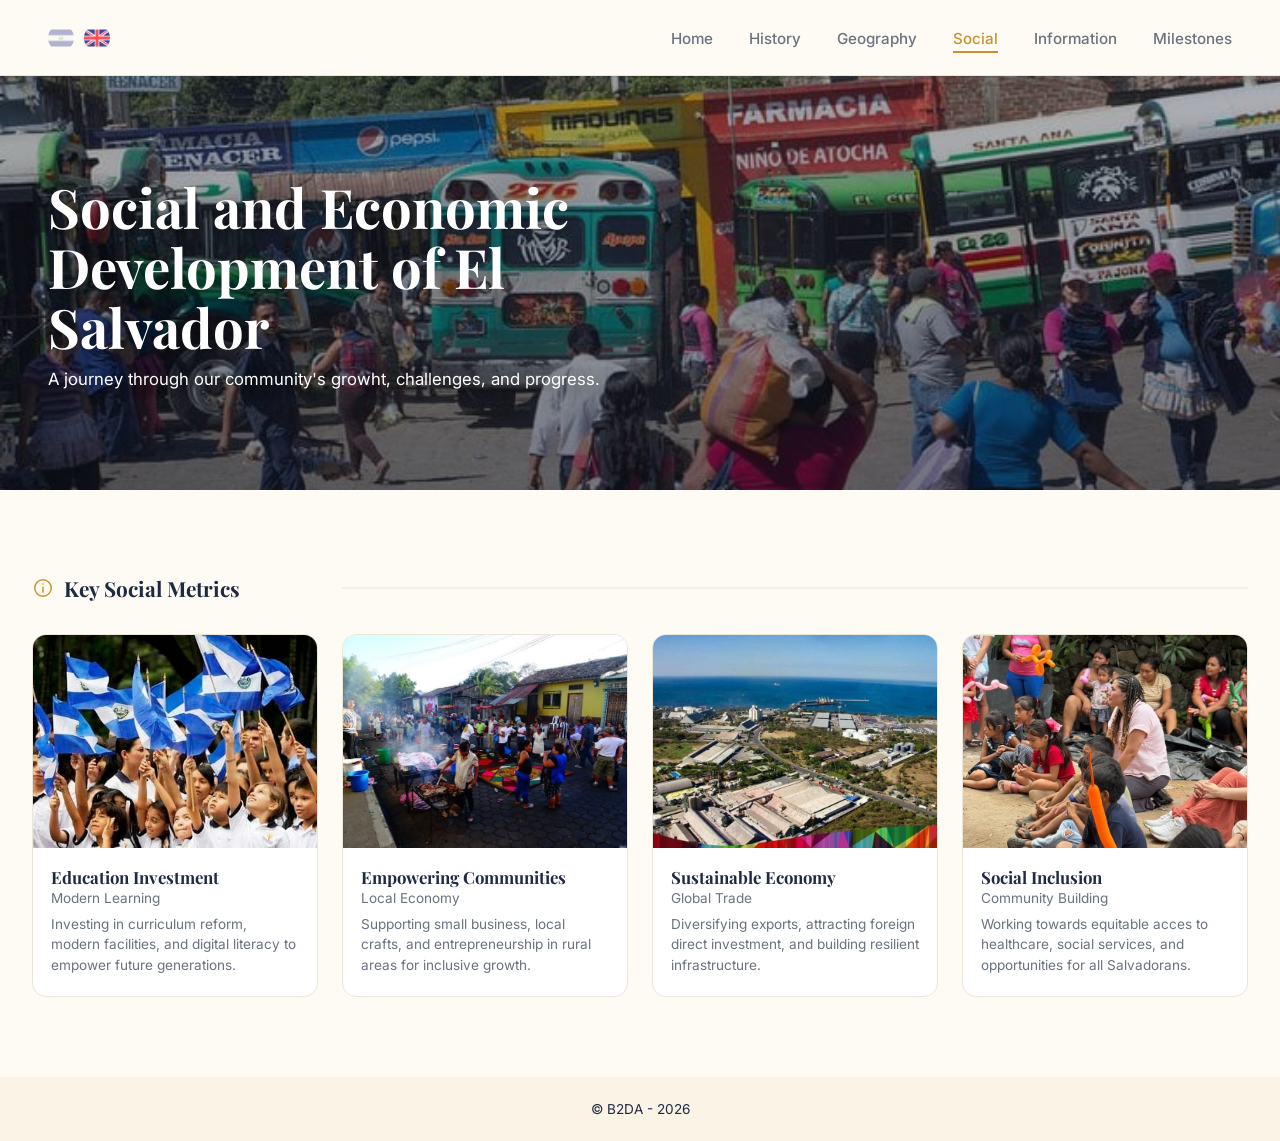
<file: HTML/ENG/social.html>
<!DOCTYPE html>
<html lang="en">
    <head>
        <meta charset="UTF-8" />
        <meta name="viewport" content="width=device-width, initial-scale=1.0" />
        <title>Social — El Salvador</title>
        <link rel="stylesheet" href="../../CSS/main.css" />
        <link rel="stylesheet" href="../../CSS/history.css" />
        <link rel="icon" type="image/png" href="../../IMG/Iconos/el-salvador-ventana.png" />
        <link rel="apple-touch-icon" href="../../IMG/Iconos/el-salvador-ventana.png" />
        <link rel="preconnect" href="https://fonts.googleapis.com" />
        <link href="https://fonts.googleapis.com/css2?family=Playfair+Display:wght@600;700&family=Inter:wght@400;500;600&display=swap" rel="stylesheet" />
    </head>
    <body>
        <header class="navbar">
            <div class="navbar__logo">
            <a href="../ES/social.html" aria-current="false">
                <img src="../../IMG/Iconos/el-salvador.png" alt="Español" />
            </a>
            <a href="history.html" aria-current="true">
                <img src="../../IMG/Iconos/reino-unido.png" alt="English" />
            </a>
            </div>

            <button type="button" class="navbar__toggle" id="navToggle" aria-label="Open menu" aria-expanded="false">
            <span></span><span></span><span></span>
            </button>

            <ul class="navbar__links" id="navLinks">
            <li><a href="../../index.html" class="navbar__link">Home</a></li>
            <li><a href="history.html" class="navbar__link">History</a></li>
            <li><a href="geography.html" class="navbar__link">Geography</a></li>
            <li><a href="social.html" class="navbar__link" aria-current="page">Social</a></li>
            <li><a href="information.html" class="navbar__link">Information</a></li>
            <li><a href="milestones.html" class="navbar__link">Milestones</a></li>
            </ul>
        </header>

        <main>
            <section class="page-hero">
                <div class="page-hero__bg" style="background-image: url('../../IMG/Social/banner.jpg');"></div>
                <div class="page-hero__overlay"></div>
                <div class="page-hero__content">
                    <h1 class="page-hero__title">Social and Economic Development of El Salvador</h1>
                    <p class="page-hero__subtitle">A journey through our community's growht, challenges, and progress.</p>
                </div>
            </section>

            <section class="timeline-section">
                <div class="timeline-header">
                    <h2 class="card__heading">
                        <svg class="icon" viewBox="0 0 24 24" fill="none" stroke="currentColor" stroke-width="1.6" stroke-linecap="round" stroke-linejoin="round">
                            <circle cx="12" cy="12" r="9" />
                            <line x1="12" y1="11" x2="12" y2="16.5" />
                            <circle cx="12" cy="7.6" r="0.9" fill="currentColor" stroke="none" />
                        </svg>
                        Key Social Metrics
                    </h2>

                    <div class="timeline-track" aria-hidden="true">
                    </div>
                </div>

                <div class="timeline-cards">
                    <article class="timeline-card">
                        <div class="timeline-card__image-wrap">
                            <img src="../../IMG/Social/educacion.jpg" alt="Colonial Era" />
                            <!-- <span class="timeline-card__badge">1524</span> -->
                        </div>
                        <div class="timeline-card__body">
                            <h3>Education Investment</h3>
                            <p class="timeline-card__date">Modern Learning</p>
                            <p class="timeline-card__desc">Investing in curriculum reform, modern facilities, and digital literacy to empower future generations.</p>
                        </div>
                    </article>

                    <article class="timeline-card">
                        <div class="timeline-card__image-wrap">
                            <img src="../../IMG/Social/comunidad.jpg" alt="Independence" />
                            <!-- <span class="timeline-card__badge">1821</span> -->
                        </div>
                        <div class="timeline-card__body">
                            <h3>Empowering Communities</h3>
                            <p class="timeline-card__date">Local Economy</p>
                            <p class="timeline-card__desc">Supporting small business, local crafts, and entrepreneurship in rural areas for inclusive growth.</p>
                        </div>
                    </article>

                    <article class="timeline-card">
                        <div class="timeline-card__image-wrap">
                            <img src="../../IMG/Social/economia.jpg" alt="Civil War" />
                            <!-- <span class="timeline-card__badge">1980 - 1992</span> -->
                        </div>
                        <div class="timeline-card__body">
                            <h3>Sustainable Economy</h3>
                            <p class="timeline-card__date">Global Trade</p>
                            <p class="timeline-card__desc">Diversifying exports, attracting foreign direct investment, and building resilient infrastructure.</p>
                        </div>
                    </article>

                    <article class="timeline-card">
                        <div class="timeline-card__image-wrap">
                            <img src="../../IMG/Social/inclusion.jpg" alt="Modern El Salvador" />
                            <!-- <span class="timeline-card__badge">Present</span> -->
                        </div>
                        <div class="timeline-card__body">
                            <h3>Social Inclusion</h3>
                            <p class="timeline-card__date">Community Building</p>
                            <p class="timeline-card__desc">Working towards equitable acces to healthcare, social services, and opportunities for all Salvadorans.</p>
                        </div>
                    </article>
                </div>
            </section>
        </main>

        <footer class="footer">
            <p>&copy; B2DA - 2026</p>
        </footer>
    </body>
    <script src="../../JS/main.js"></script>
</html>
</file>
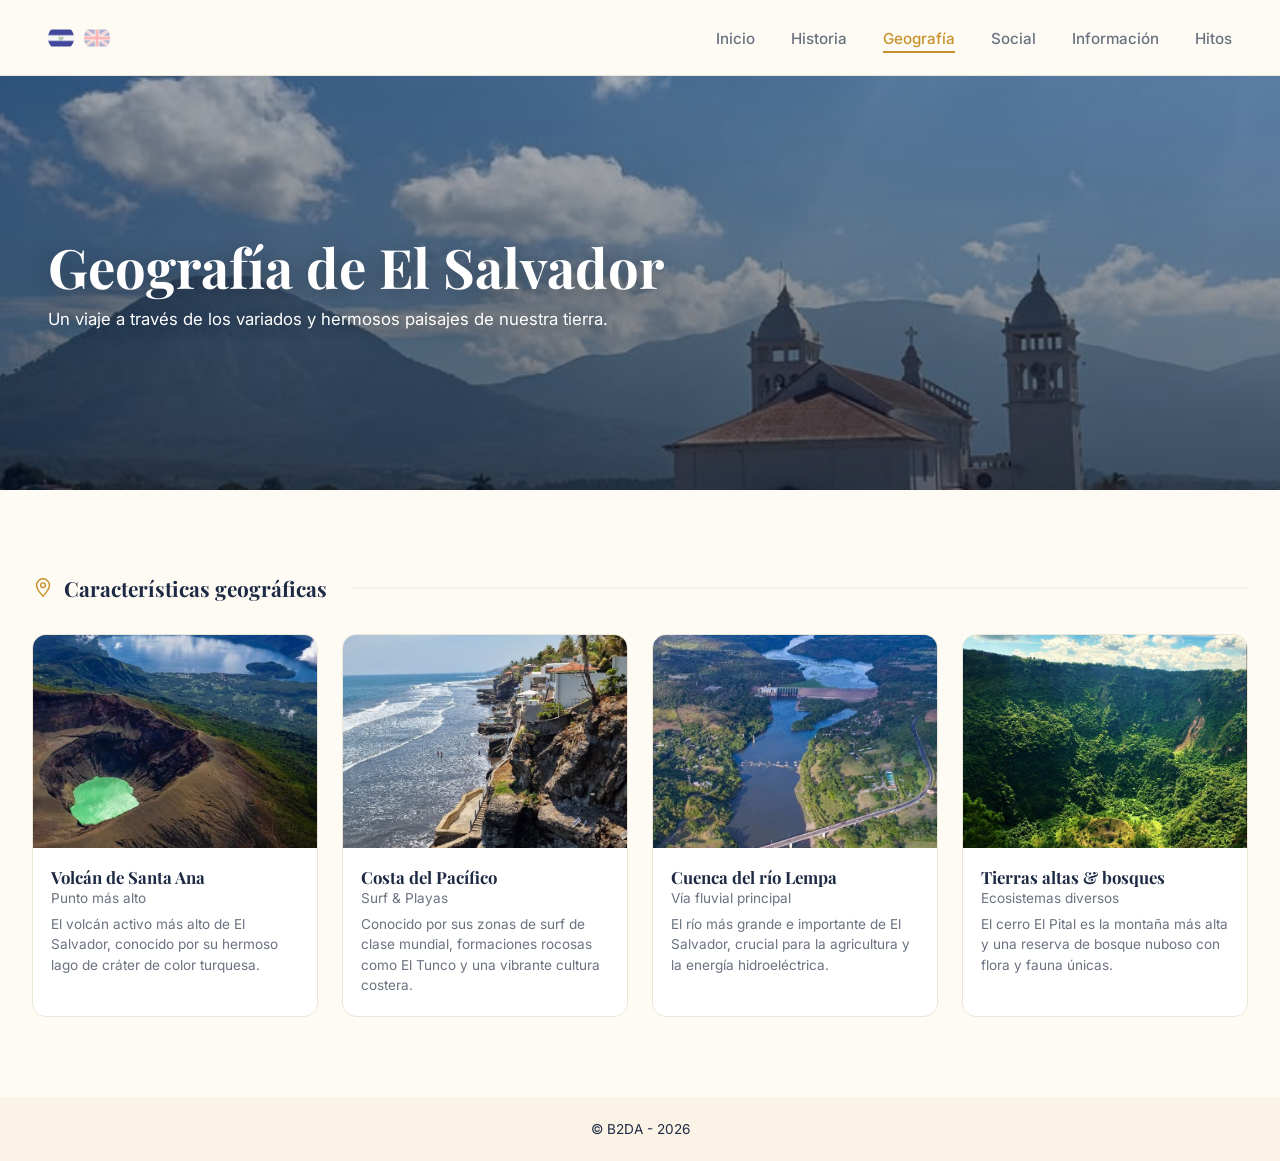
<file: HTML/ES/geography.html>
<!DOCTYPE html>
<html lang="en">
    <head>
        <meta charset="UTF-8" />
        <meta name="viewport" content="width=device-width, initial-scale=1.0" />
        <title>Geografía — El Salvador</title>
        <link rel="stylesheet" href="../../CSS/main.css" />
        <link rel="stylesheet" href="../../CSS/history.css" />
        <link rel="icon" type="image/png" href="../../IMG/Iconos/el-salvador-ventana.png" />
        <link rel="apple-touch-icon" href="../../IMG/Iconos/el-salvador-ventana.png" />
        <link rel="preconnect" href="https://fonts.googleapis.com" />
        <link href="https://fonts.googleapis.com/css2?family=Playfair+Display:wght@600;700&family=Inter:wght@400;500;600&display=swap" rel="stylesheet" />
    </head>
    <body>
        <header class="navbar">
            <div class="navbar__logo">
            <a href="geography.html" aria-current="true">
                <img src="../../IMG/Iconos/el-salvador.png" alt="Español" />
            </a>
            <a href="../ENG/geography.html" aria-current="false">
                <img src="../../IMG/Iconos/reino-unido.png" alt="English" />
            </a>
            </div>

            <button type="button" class="navbar__toggle" id="navToggle" aria-label="Open menu" aria-expanded="false">
            <span></span><span></span><span></span>
            </button>

            <ul class="navbar__links" id="navLinks">
            <li><a href="../Index_ES.html" class="navbar__link">Inicio</a></li>
            <li><a href="history.html" class="navbar__link">Historia</a></li>
            <li><a href="geography.html" class="navbar__link" aria-current="page">Geografía</a></li>
            <li><a href="social.html" class="navbar__link">Social</a></li>
            <li><a href="information.html" class="navbar__link">Información</a></li>
            <li><a href="milestones.html" class="navbar__link">Hitos</a></li>
            </ul>
        </header>

        <main>
            <section class="page-hero">
                <div class="page-hero__bg" style="background-image: url('../../IMG/Geography/banner.jpg');"></div>
                <div class="page-hero__overlay"></div>
                <div class="page-hero__content">
                    <h1 class="page-hero__title">Geografía de El Salvador</h1>
                    <p class="page-hero__subtitle">Un viaje a través de los variados y hermosos paisajes de nuestra tierra.</p>
                </div>
            </section>

            <section class="timeline-section">
                <div class="timeline-header">
                    <h2 class="card__heading">
                        <svg class="icon" viewBox="0 0 24 24" fill="none" stroke="currentColor" stroke-width="1.6" stroke-linecap="round" stroke-linejoin="round">
                            <path d="M12 21s7-7.58 7-12a7 7 0 0 0-14 0c0 4.42 7 12 7 12z" />
                            <circle cx="12" cy="9" r="2.6" />
                        </svg>
                        Características geográficas
                    </h2>

                    <div class="timeline-track" aria-hidden="true">
                    </div>
                </div>

                <div class="timeline-cards">
                    <article class="timeline-card">
                        <div class="timeline-card__image-wrap">
                            <img src="../../IMG/Geography/volcan.jpg" alt="Colonial Era" />
                            <!-- <span class="timeline-card__badge">1524</span> -->
                        </div>
                        <div class="timeline-card__body">
                            <h3>Volcán de Santa Ana</h3>
                            <p class="timeline-card__date">Punto más alto</p>
                            <p class="timeline-card__desc">El volcán activo más alto de El Salvador, conocido por su hermoso lago de cráter de color turquesa.</p>
                        </div>
                    </article>

                    <article class="timeline-card">
                        <div class="timeline-card__image-wrap">
                            <img src="../../IMG/Geography/costa.jpg" alt="Independence" />
                            <!-- <span class="timeline-card__badge">1821</span> -->
                        </div>
                        <div class="timeline-card__body">
                            <h3>Costa del Pacífico</h3>
                            <p class="timeline-card__date">Surf & Playas</p>
                            <p class="timeline-card__desc">Conocido por sus zonas de surf de clase mundial, formaciones rocosas como El Tunco y una vibrante cultura costera.</p>
                        </div>
                    </article>

                    <article class="timeline-card">
                        <div class="timeline-card__image-wrap">
                            <img src="../../IMG/Geography/lempa.jpg" alt="Civil War" />
                            <!-- <span class="timeline-card__badge">1980 - 1992</span> -->
                        </div>
                        <div class="timeline-card__body">
                            <h3>Cuenca del río Lempa</h3>
                            <p class="timeline-card__date">Vía fluvial principal</p>
                            <p class="timeline-card__desc">El río más grande e importante de El Salvador, crucial para la agricultura y la energía hidroeléctrica.</p>
                        </div>
                    </article>

                    <article class="timeline-card">
                        <div class="timeline-card__image-wrap">
                            <img src="../../IMG/Geography/bosque.jpg" alt="Modern El Salvador" />
                            <!-- <span class="timeline-card__badge">Present</span> -->
                        </div>
                        <div class="timeline-card__body">
                            <h3>Tierras altas & bosques</h3>
                            <p class="timeline-card__date">Ecosistemas diversos</p>
                            <p class="timeline-card__desc">El cerro El Pital es la montaña más alta y una reserva de bosque nuboso con flora y fauna únicas.</p>
                        </div>
                    </article>
                </div>
            </section>
        </main>

        <footer class="footer">
            <p>&copy; B2DA - 2026</p>
        </footer>
    </body>
    <script src="../../JS/main.js"></script>
</html>
</file>
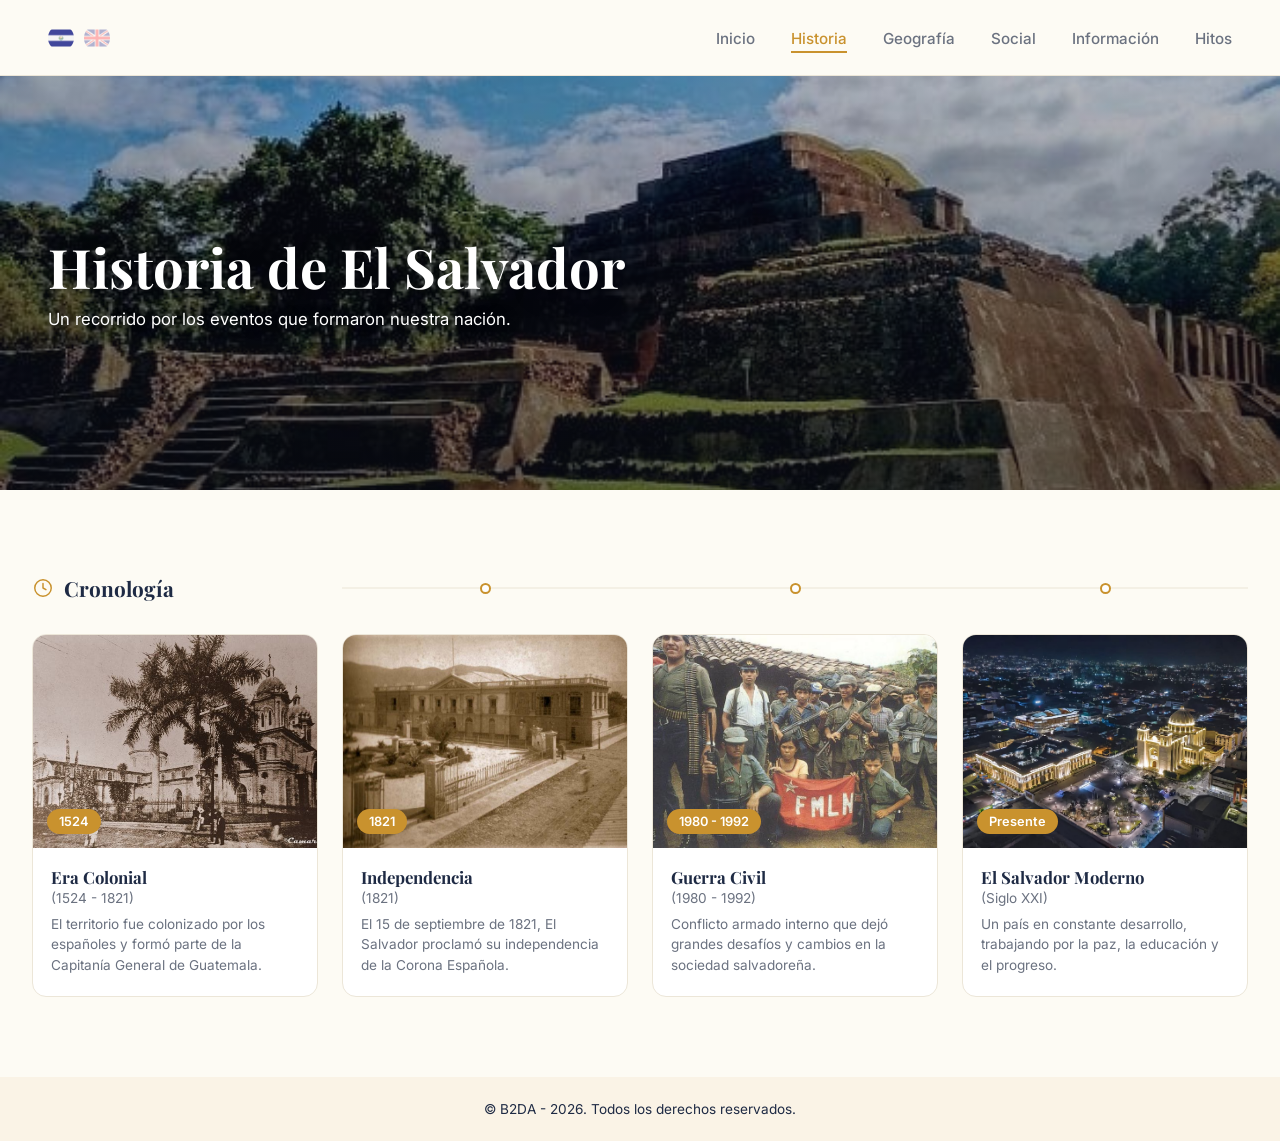
<file: HTML/ES/history.html>
<!DOCTYPE html>
<html lang="es">
<head>
  <meta charset="UTF-8" />
  <meta name="viewport" content="width=device-width, initial-scale=1.0" />
  <title>Historia — El Salvador</title>
  <link rel="stylesheet" href="../../CSS/main.css" />
  <link rel="stylesheet" href="../../CSS/history.css" />
        <link rel="icon" type="image/png" href="../../IMG/Iconos/el-salvador-ventana.png" />
        <link rel="apple-touch-icon" href="../../IMG/Iconos/el-salvador-ventana.png" />
  <link rel="preconnect" href="https://fonts.googleapis.com" />
  <link href="https://fonts.googleapis.com/css2?family=Playfair+Display:wght@600;700&family=Inter:wght@400;500;600&display=swap" rel="stylesheet" />
</head>
<body>

  <header class="navbar">
    <div class="navbar__logo">
      <a href="history.html" aria-current="true">
        <img src="../../IMG/Iconos/el-salvador.png" alt="Español" />
      </a>
      <a href="../ENG/history.html" aria-current="false">
        <img src="../../IMG/Iconos/reino-unido.png" alt="English" />
      </a>
    </div>

    <button type="button" class="navbar__toggle" id="navToggle" aria-label="Abrir menú" aria-expanded="false">
      <span></span><span></span><span></span>
    </button>

    <ul class="navbar__links" id="navLinks">
      <li><a href="../Index_ES.html" class="navbar__link">Inicio</a></li>
      <li><a href="history.html" class="navbar__link" aria-current="page">Historia</a></li>
      <li><a href="geography.html" class="navbar__link">Geografía</a></li>
      <li><a href="social.html" class="navbar__link">Social</a></li>
      <li><a href="information.html" class="navbar__link">Información</a></li>
      <li><a href="milestones.html" class="navbar__link">Hitos</a></li>
    </ul>
  </header>

  <main>
    <section class="page-hero">
      <div class="page-hero__bg" style="background-image: url('../../IMG/History/banner.jpg');"></div>
      <div class="page-hero__overlay"></div>
      <div class="page-hero__content">
        <h1 class="page-hero__title">Historia de El Salvador</h1>
        <p class="page-hero__subtitle">Un recorrido por los eventos que formaron nuestra nación.</p>
      </div>
    </section>

    <section class="timeline-section">
      <div class="timeline-header">
        <h2 class="card__heading">
          <svg class="icon" viewBox="0 0 24 24" fill="none" stroke="currentColor" stroke-width="1.6" stroke-linecap="round" stroke-linejoin="round">
            <circle cx="12" cy="12" r="9" />
            <path d="M12 7v5l3.2 1.9" />
          </svg>
          Cronología
        </h2>

        <div class="timeline-track" aria-hidden="true">
          <span class="timeline-track__dot"></span>
          <span class="timeline-track__dot"></span>
          <span class="timeline-track__dot"></span>
        </div>
      </div>

      <div class="timeline-cards">
        <article class="timeline-card">
          <div class="timeline-card__image-wrap">
            <img src="../../IMG/History/colonial.jpg" alt="Era Colonial" />
            <span class="timeline-card__badge">1524</span>
          </div>
          <div class="timeline-card__body">
            <h3>Era Colonial</h3>
            <p class="timeline-card__date">(1524 - 1821)</p>
            <p class="timeline-card__desc">El territorio fue colonizado por los españoles y formó parte de la Capitanía General de Guatemala.</p>
          </div>
        </article>

        <article class="timeline-card">
          <div class="timeline-card__image-wrap">
            <img src="../../IMG/History/independencia.jpg" alt="Independencia" />
            <span class="timeline-card__badge">1821</span>
          </div>
          <div class="timeline-card__body">
            <h3>Independencia</h3>
            <p class="timeline-card__date">(1821)</p>
            <p class="timeline-card__desc">El 15 de septiembre de 1821, El Salvador proclamó su independencia de la Corona Española.</p>
          </div>
        </article>

        <article class="timeline-card">
          <div class="timeline-card__image-wrap">
            <img src="../../IMG/History/guerra.jpg" alt="Guerra Civil" />
            <span class="timeline-card__badge">1980 - 1992</span>
          </div>
          <div class="timeline-card__body">
            <h3>Guerra Civil</h3>
            <p class="timeline-card__date">(1980 - 1992)</p>
            <p class="timeline-card__desc">Conflicto armado interno que dejó grandes desafíos y cambios en la sociedad salvadoreña.</p>
          </div>
        </article>

        <article class="timeline-card">
          <div class="timeline-card__image-wrap">
            <img src="../../IMG/History/moderno.jpeg" alt="El Salvador Moderno" />
            <span class="timeline-card__badge">Presente</span>
          </div>
          <div class="timeline-card__body">
            <h3>El Salvador Moderno</h3>
            <p class="timeline-card__date">(Siglo XXI)</p>
            <p class="timeline-card__desc">Un país en constante desarrollo, trabajando por la paz, la educación y el progreso.</p>
          </div>
        </article>
      </div>
    </section>
  </main>

  <footer class="footer">
    <p>&copy; B2DA - 2026. Todos los derechos reservados.</p>
  </footer>

  <script src="../../JS/main.js"></script>
</body>
</html>
</file>
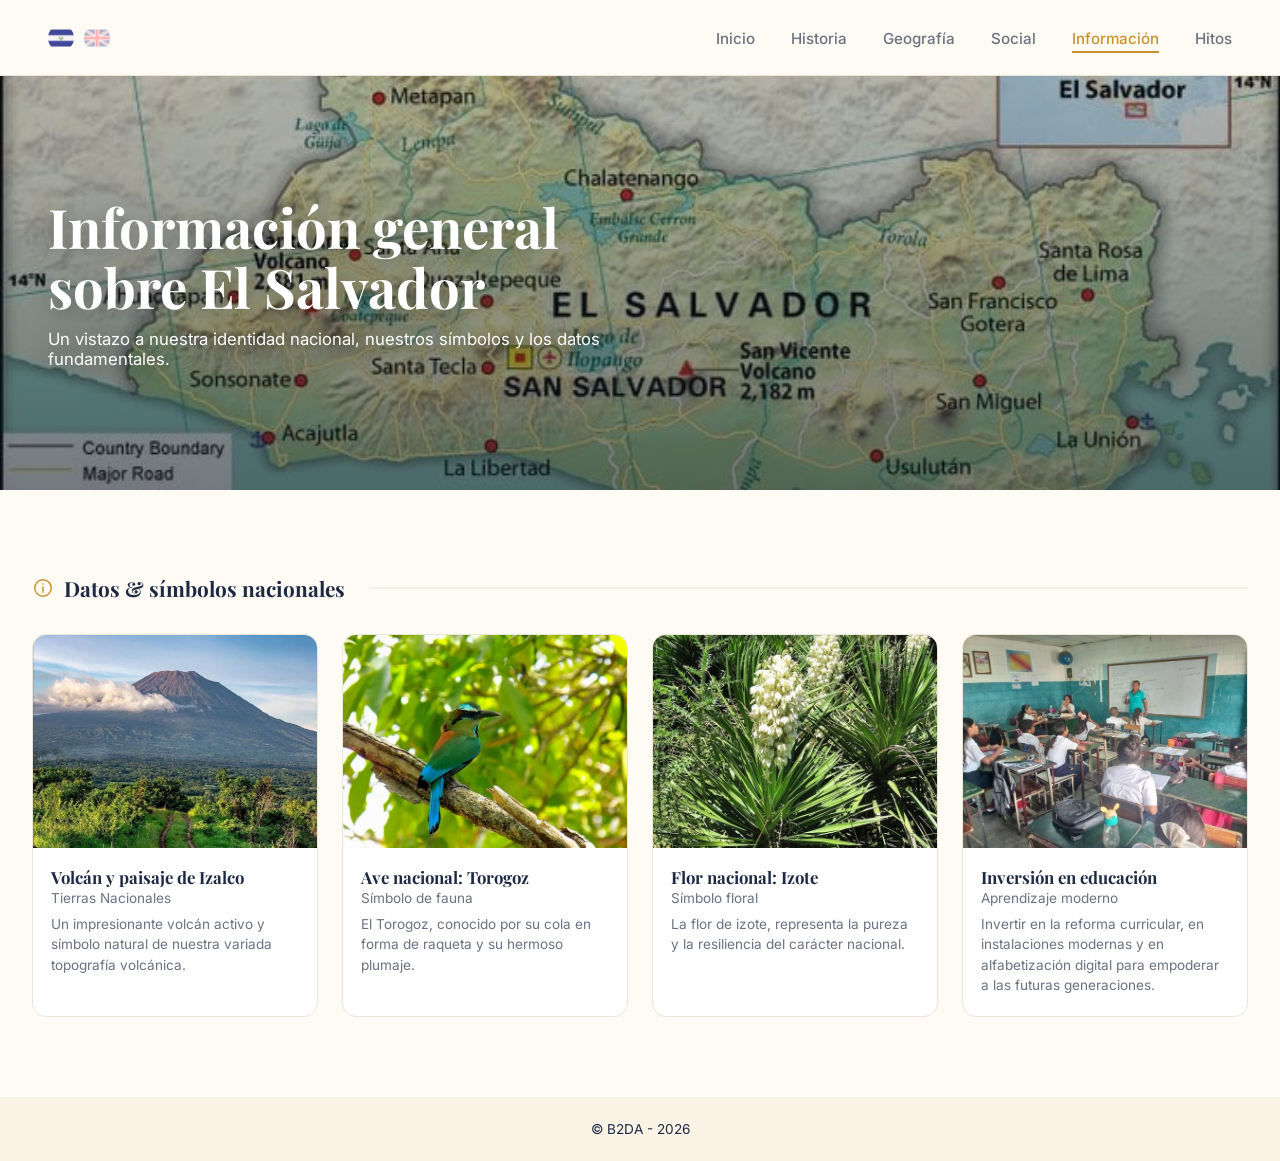
<file: HTML/ES/information.html>
<!DOCTYPE html>
<html lang="en">
    <head>
        <meta charset="UTF-8" />
        <meta name="viewport" content="width=device-width, initial-scale=1.0" />
        <title>Información — El Salvador</title>
        <link rel="stylesheet" href="../../CSS/main.css" />
        <link rel="stylesheet" href="../../CSS/history.css" />
        <link rel="icon" type="image/png" href="../../IMG/Iconos/el-salvador-ventana.png" />
        <link rel="apple-touch-icon" href="../../IMG/Iconos/el-salvador-ventana.png" />
        <link rel="preconnect" href="https://fonts.googleapis.com" />
        <link href="https://fonts.googleapis.com/css2?family=Playfair+Display:wght@600;700&family=Inter:wght@400;500;600&display=swap" rel="stylesheet" />
    </head>
    <body>
        <header class="navbar">
            <div class="navbar__logo">
            <a href="information.html" aria-current="true">
                <img src="../../IMG/Iconos/el-salvador.png" alt="Español" />
            </a>
            <a href="../ENG/information.html" aria-current="false">
                <img src="../../IMG/Iconos/reino-unido.png" alt="English" />
            </a>
            </div>

            <button type="button" class="navbar__toggle" id="navToggle" aria-label="Open menu" aria-expanded="false">
            <span></span><span></span><span></span>
            </button>

            <ul class="navbar__links" id="navLinks">
            <li><a href="../Index_ES.html" class="navbar__link">Inicio</a></li>
            <li><a href="history.html" class="navbar__link">Historia</a></li>
            <li><a href="geography.html" class="navbar__link">Geografía</a></li>
            <li><a href="social.html" class="navbar__link">Social</a></li>
            <li><a href="information.html" class="navbar__link" aria-current="page">Información</a></li>
            <li><a href="milestones.html" class="navbar__link">Hitos</a></li>
            </ul>
        </header>

        <main>
            <section class="page-hero">
                <div class="page-hero__bg" style="background-image: url('../../IMG/GeneralInformation/banner.jpg');"></div>
                <div class="page-hero__overlay"></div>
                <div class="page-hero__content">
                    <h1 class="page-hero__title">Información general sobre El Salvador</h1>
                    <p class="page-hero__subtitle">Un vistazo a nuestra identidad nacional, nuestros símbolos y los datos fundamentales.</p>
                </div>
            </section>

            <section class="timeline-section">
                <div class="timeline-header">
                    <h2 class="card__heading">
                        <svg class="icon" viewBox="0 0 24 24" fill="none" stroke="currentColor" stroke-width="1.6" stroke-linecap="round" stroke-linejoin="round">
                            <circle cx="12" cy="12" r="9" />
                            <line x1="12" y1="11" x2="12" y2="16.5" />
                            <circle cx="12" cy="7.6" r="0.9" fill="currentColor" stroke="none" />
                        </svg>
                        Datos & símbolos nacionales
                    </h2>

                    <div class="timeline-track" aria-hidden="true">
                    </div>
                </div>

                <div class="timeline-cards">
                    <article class="timeline-card">
                        <div class="timeline-card__image-wrap">
                            <img src="../../IMG/GeneralInformation/volcan.jpg" alt="Colonial Era" />
                            <!-- <span class="timeline-card__badge">1524</span> -->
                        </div>
                        <div class="timeline-card__body">
                            <h3>Volcán y paisaje de Izalco</h3>
                            <p class="timeline-card__date">Tierras Nacionales</p>
                            <p class="timeline-card__desc">Un impresionante volcán activo y símbolo natural de nuestra variada topografía volcánica.</p>
                        </div>
                    </article>

                    <article class="timeline-card">
                        <div class="timeline-card__image-wrap">
                            <img src="../../IMG/GeneralInformation/torogoz.jpg" alt="Independence" />
                            <!-- <span class="timeline-card__badge">1821</span> -->
                        </div>
                        <div class="timeline-card__body">
                            <h3>Ave nacional: Torogoz</h3>
                            <p class="timeline-card__date">Símbolo de fauna</p>
                            <p class="timeline-card__desc">El Torogoz, conocido por su cola en forma de raqueta y su hermoso plumaje.</p>
                        </div>
                    </article>

                    <article class="timeline-card">
                        <div class="timeline-card__image-wrap">
                            <img src="../../IMG/GeneralInformation/izote.jpg" alt="Civil War" />
                            <!-- <span class="timeline-card__badge">1980 - 1992</span> -->
                        </div>
                        <div class="timeline-card__body">
                            <h3>Flor nacional: Izote</h3>
                            <p class="timeline-card__date">Símbolo floral</p>
                            <p class="timeline-card__desc">La flor de izote, representa la pureza y la resiliencia del carácter nacional.</p>
                        </div>
                    </article>

                    <article class="timeline-card">
                        <div class="timeline-card__image-wrap">
                            <img src="../../IMG/GeneralInformation/educacion.jpg" alt="Modern El Salvador" />
                            <!-- <span class="timeline-card__badge">Present</span> -->
                        </div>
                        <div class="timeline-card__body">
                            <h3>Inversión en educación</h3>
                            <p class="timeline-card__date">Aprendizaje moderno</p>
                            <p class="timeline-card__desc">Invertir en la reforma curricular, en instalaciones modernas y en alfabetización digital para empoderar a las futuras generaciones.</p>
                        </div>
                    </article>
                </div>
            </section>
        </main>

        <footer class="footer">
            <p>&copy; B2DA - 2026</p>
        </footer>
    </body>
    <script src="../../JS/main.js"></script>
</html>
</file>
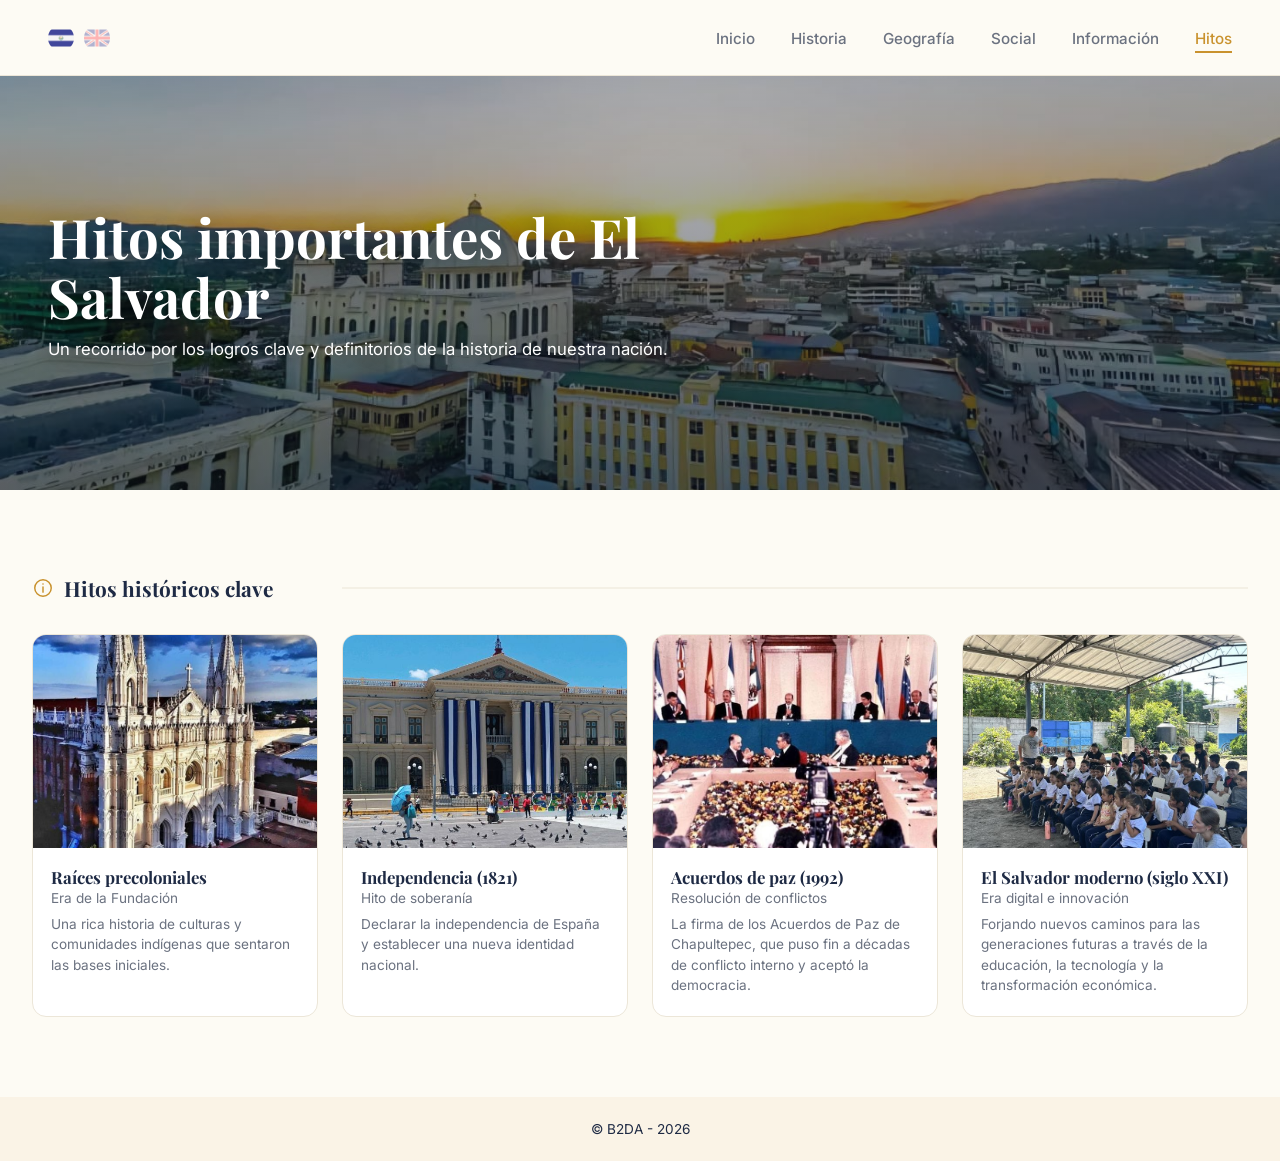
<file: HTML/ES/milestones.html>
<!DOCTYPE html>
<html lang="en">
    <head>
        <meta charset="UTF-8" />
        <meta name="viewport" content="width=device-width, initial-scale=1.0" />
        <title>Hitos — El Salvador</title>
        <link rel="stylesheet" href="../../CSS/main.css" />
        <link rel="stylesheet" href="../../CSS/history.css" />
        <link rel="icon" type="image/png" href="../../IMG/Iconos/el-salvador-ventana.png" />
        <link rel="apple-touch-icon" href="../../IMG/Iconos/el-salvador-ventana.png" />
        <link rel="preconnect" href="https://fonts.googleapis.com" />
        <link href="https://fonts.googleapis.com/css2?family=Playfair+Display:wght@600;700&family=Inter:wght@400;500;600&display=swap" rel="stylesheet" />
    </head>
    <body>
        <header class="navbar">
            <div class="navbar__logo">
            <a href="milestones.html" aria-current="true">
                <img src="../../IMG/Iconos/el-salvador.png" alt="Español" />
            </a>
            <a href="../ENG/milestones.html" aria-current="false">
                <img src="../../IMG/Iconos/reino-unido.png" alt="English" />
            </a>
            </div>

            <button type="button" class="navbar__toggle" id="navToggle" aria-label="Open menu" aria-expanded="false">
            <span></span><span></span><span></span>
            </button>

            <ul class="navbar__links" id="navLinks">
            <li><a href="../Index_ES.html" class="navbar__link">Inicio</a></li>
            <li><a href="history.html" class="navbar__link">Historia</a></li>
            <li><a href="geography.html" class="navbar__link">Geografía</a></li>
            <li><a href="social.html" class="navbar__link">Social</a></li>
            <li><a href="information.html" class="navbar__link">Información</a></li>
            <li><a href="milestones.html" class="navbar__link" aria-current="page">Hitos</a></li>
            </ul>
        </header>

        <main>
            <section class="page-hero">
                <div class="page-hero__bg" style="background-image: url('../../IMG/Milestones/banner.jpeg');"></div>
                <div class="page-hero__overlay"></div>
                <div class="page-hero__content">
                    <h1 class="page-hero__title">Hitos importantes de El Salvador</h1>
                    <p class="page-hero__subtitle">Un recorrido por los logros clave y definitorios de la historia de nuestra nación.</p>
                </div>
            </section>

            <section class="timeline-section">
                <div class="timeline-header">
                    <h2 class="card__heading">
                        <svg class="icon" viewBox="0 0 24 24" fill="none" stroke="currentColor" stroke-width="1.6" stroke-linecap="round" stroke-linejoin="round">
                            <circle cx="12" cy="12" r="9" />
                            <line x1="12" y1="11" x2="12" y2="16.5" />
                            <circle cx="12" cy="7.6" r="0.9" fill="currentColor" stroke="none" />
                        </svg>
                        Hitos históricos clave
                    </h2>

                    <div class="timeline-track" aria-hidden="true">
                    </div>
                </div>

                <div class="timeline-cards">
                    <article class="timeline-card">
                        <div class="timeline-card__image-wrap">
                            <img src="../../IMG/Milestones/precolonial.jpg" alt="Colonial Era" />
                            <!-- <span class="timeline-card__badge">1524</span> -->
                        </div>
                        <div class="timeline-card__body">
                            <h3>Raíces precoloniales</h3>
                            <p class="timeline-card__date">Era de la Fundación</p>
                            <p class="timeline-card__desc">Una rica historia de culturas y comunidades indígenas que sentaron las bases iniciales.</p>
                        </div>
                    </article>

                    <article class="timeline-card">
                        <div class="timeline-card__image-wrap">
                            <img src="../../IMG/Milestones/independencia.jpg" alt="Independence" />
                            <!-- <span class="timeline-card__badge">1821</span> -->
                        </div>
                        <div class="timeline-card__body">
                            <h3>Independencia (1821)</h3>
                            <p class="timeline-card__date">Hito de soberanía</p>
                            <p class="timeline-card__desc">Declarar la independencia de España y establecer una nueva identidad nacional.</p>
                        </div>
                    </article>

                    <article class="timeline-card">
                        <div class="timeline-card__image-wrap">
                            <img src="../../IMG/Milestones/paz.jpg" alt="Civil War" />
                            <!-- <span class="timeline-card__badge">1980 - 1992</span> -->
                        </div>
                        <div class="timeline-card__body">
                            <h3>Acuerdos de paz (1992)</h3>
                            <p class="timeline-card__date">Resolución de conflictos</p>
                            <p class="timeline-card__desc">La firma de los Acuerdos de Paz de Chapultepec, que puso fin a décadas de conflicto interno y aceptó la democracia.</p>
                        </div>
                    </article>

                    <article class="timeline-card">
                        <div class="timeline-card__image-wrap">
                            <img src="../../IMG/Milestones/moderno.jpg" alt="Modern El Salvador" />
                            <!-- <span class="timeline-card__badge">Present</span> -->
                        </div>
                        <div class="timeline-card__body">
                            <h3>El Salvador moderno (siglo XXI)</h3>
                            <p class="timeline-card__date">Era digital e innovación</p>
                            <p class="timeline-card__desc">Forjando nuevos caminos para las generaciones futuras a través de la educación, la tecnología y la transformación económica.</p>
                        </div>
                    </article>
                </div>
            </section>
        </main>

        <footer class="footer">
            <p>&copy; B2DA - 2026</p>
        </footer>
    </body>
    <script src="../../JS/main.js"></script>
</html>
</file>
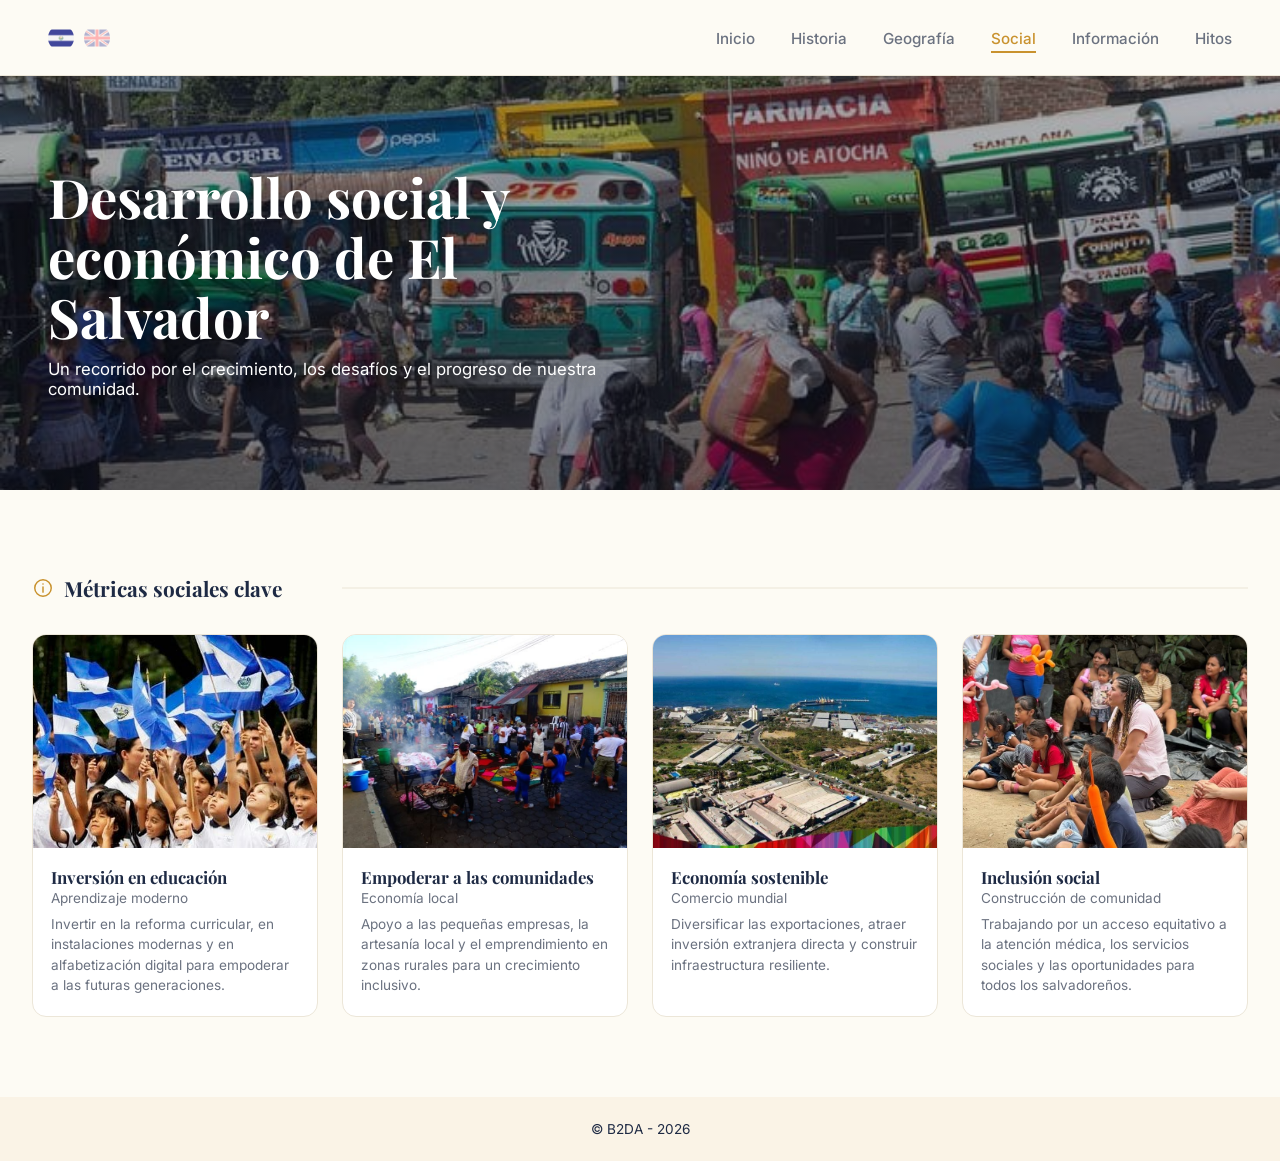
<file: HTML/ES/social.html>
<!DOCTYPE html>
<html lang="en">
    <head>
        <meta charset="UTF-8" />
        <meta name="viewport" content="width=device-width, initial-scale=1.0" />
        <title>Social — El Salvador</title>
        <link rel="stylesheet" href="../../CSS/main.css" />
        <link rel="stylesheet" href="../../CSS/history.css" />
        <link rel="icon" type="image/png" href="../../IMG/Iconos/el-salvador-ventana.png" />
        <link rel="apple-touch-icon" href="../../IMG/Iconos/el-salvador-ventana.png" />
        <link rel="preconnect" href="https://fonts.googleapis.com" />
        <link href="https://fonts.googleapis.com/css2?family=Playfair+Display:wght@600;700&family=Inter:wght@400;500;600&display=swap" rel="stylesheet" />
    </head>
    <body>
        <header class="navbar">
            <div class="navbar__logo">
            <a href="social.html" aria-current="true">
                <img src="../../IMG/Iconos/el-salvador.png" alt="Español" />
            </a>
            <a href="../ENG/social.html" aria-current="false">
                <img src="../../IMG/Iconos/reino-unido.png" alt="English" />
            </a>
            </div>

            <button type="button" class="navbar__toggle" id="navToggle" aria-label="Open menu" aria-expanded="false">
            <span></span><span></span><span></span>
            </button>

            <ul class="navbar__links" id="navLinks">
            <li><a href="../Index_ES.html" class="navbar__link">Inicio</a></li>
            <li><a href="history.html" class="navbar__link">Historia</a></li>
            <li><a href="geography.html" class="navbar__link">Geografía</a></li>
            <li><a href="social.html" class="navbar__link" aria-current="page">Social</a></li>
            <li><a href="information.html" class="navbar__link">Información</a></li>
            <li><a href="milestones.html" class="navbar__link">Hitos</a></li>
            </ul>
        </header>

        <main>
            <section class="page-hero">
                <div class="page-hero__bg" style="background-image: url('../../IMG/Social/banner.jpg');"></div>
                <div class="page-hero__overlay"></div>
                <div class="page-hero__content">
                    <h1 class="page-hero__title">Desarrollo social y económico de El Salvador</h1>
                    <p class="page-hero__subtitle">Un recorrido por el crecimiento, los desafíos y el progreso de nuestra comunidad.</p>
                </div>
            </section>

            <section class="timeline-section">
                <div class="timeline-header">
                    <h2 class="card__heading">
                        <svg class="icon" viewBox="0 0 24 24" fill="none" stroke="currentColor" stroke-width="1.6" stroke-linecap="round" stroke-linejoin="round">
                            <circle cx="12" cy="12" r="9" />
                            <line x1="12" y1="11" x2="12" y2="16.5" />
                            <circle cx="12" cy="7.6" r="0.9" fill="currentColor" stroke="none" />
                        </svg>
                        Métricas sociales clave
                    </h2>

                    <div class="timeline-track" aria-hidden="true">
                    </div>
                </div>

                <div class="timeline-cards">
                    <article class="timeline-card">
                        <div class="timeline-card__image-wrap">
                            <img src="../../IMG/Social/educacion.jpg" alt="Colonial Era" />
                            <!-- <span class="timeline-card__badge">1524</span> -->
                        </div>
                        <div class="timeline-card__body">
                            <h3>Inversión en educación</h3>
                            <p class="timeline-card__date">Aprendizaje moderno</p>
                            <p class="timeline-card__desc">Invertir en la reforma curricular, en instalaciones modernas y en alfabetización digital para empoderar a las futuras generaciones.</p>
                        </div>
                    </article>

                    <article class="timeline-card">
                        <div class="timeline-card__image-wrap">
                            <img src="../../IMG/Social/comunidad.jpg" alt="Independence" />
                            <!-- <span class="timeline-card__badge">1821</span> -->
                        </div>
                        <div class="timeline-card__body">
                            <h3>Empoderar a las comunidades</h3>
                            <p class="timeline-card__date">Economía local</p>
                            <p class="timeline-card__desc">Apoyo a las pequeñas empresas, la artesanía local y el emprendimiento en zonas rurales para un crecimiento inclusivo.</p>
                        </div>
                    </article>

                    <article class="timeline-card">
                        <div class="timeline-card__image-wrap">
                            <img src="../../IMG/Social/economia.jpg" alt="Civil War" />
                            <!-- <span class="timeline-card__badge">1980 - 1992</span> -->
                        </div>
                        <div class="timeline-card__body">
                            <h3>Economía sostenible</h3>
                            <p class="timeline-card__date">Comercio mundial</p>
                            <p class="timeline-card__desc">Diversificar las exportaciones, atraer inversión extranjera directa y construir infraestructura resiliente.</p>
                        </div>
                    </article>

                    <article class="timeline-card">
                        <div class="timeline-card__image-wrap">
                            <img src="../../IMG/Social/inclusion.jpg" alt="Modern El Salvador" />
                            <!-- <span class="timeline-card__badge">Present</span> -->
                        </div>
                        <div class="timeline-card__body">
                            <h3>Inclusión social</h3>
                            <p class="timeline-card__date">Construcción de comunidad</p>
                            <p class="timeline-card__desc">Trabajando por un acceso equitativo a la atención médica, los servicios sociales y las oportunidades para todos los salvadoreños.</p>
                        </div>
                    </article>
                </div>
            </section>
        </main>

        <footer class="footer">
            <p>&copy; B2DA - 2026</p>
        </footer>
    </body>
    <script src="../../JS/main.js"></script>
</html>
</file>
<file: CSS/main.css>
:root {
    /* Color */
    --color-bg: #fdfbf4;
    --color-bg-card: #ffffff;
    --color-text: #1e2a44;      /* navy oscuro — títulos y texto principal */
    --color-text-muted: #6b7280; /* gris — enlaces inactivos, texto secundario */
    --color-accent: #c9922e;     /* dorado — enlace activo, hitos */
    --color-accent-teal: #c9922e;
    /* --color-accent-teal: #3e8e8e;/* verde azulado — subtítulo, íconos */
    --color-border: #ece6d8;

    /* Tipografía */
    --font-display: "Playfair Display", Georgia, serif;
    --font-body: "Inter", -apple-system, sans-serif;

    /* Layout */
    --nav-height: 76px;
    --container-width: 1360px;
}

* {
    box-sizing: border-box;
    margin: 0;
    padding: 0;
}

body {
    font-family: var(--font-body);
    color: var(--color-text);
    background: var(--color-bg);
    -webkit-font-smoothing: antialiased;
}

a {
    text-decoration: none;
    color: inherit;
}

img {
    max-width: 100%;
    display: block;
}

/* NAVBAR */

.navbar {
    position: sticky;
    top: 0;
    z-index: 100;
    display: flex;
    align-items: center;
    justify-content: space-between;
    height: var(--nav-height);
    padding: 0 3rem;
    background: var(--color-bg);
    border-bottom: 1px solid var(--color-border);
}

/* Banderas */
.navbar__logo {
    display: flex;
    align-items: center;
    gap: 0.6rem;
}

.navbar__logo img {
    width: 26px;
    height: 26px;
    border-radius: 50%;
    object-fit: cover;
    opacity: 0.4;
    transition: opacity 0.2s ease, transform 0.2s ease;
}

.navbar__logo a[aria-current="true"] img {
    opacity: 1;
}

.navbar__logo img:hover {
    opacity: 1;
    transform: scale(1.05);
}

/* Enlaces */
.navbar__links {
    display: flex;
    align-items: center;
    gap: 2.25rem;
    list-style: none;
}

.navbar__link {
    position: relative;
    font-size: 0.95rem;
    font-weight: 500;
    color: var(--color-text-muted);
    padding-bottom: 0.35rem;
    transition: color 0.2s ease;
}

.navbar__link:hover {
    color: var(--color-text);
}

.navbar__link[aria-current="page"] {
    color: var(--color-accent);
}

.navbar__link[aria-current="page"]::after {
    content: "";
    position: absolute;
    left: 0;
    right: 0;
    bottom: 0;
    height: 2px;
    background: var(--color-accent);
}

/* Botón hamburguesa */
.navbar__toggle {
    display: none;
    flex-direction: column;
    gap: 4px;
    background: none;
    border: none;
    cursor: pointer;
    padding: 0.5rem;
}

.navbar__toggle span {
    width: 22px;
    height: 2px;
    background: var(--color-text);
}

/* HERO */

.hero {
    position: relative;
    min-height: 78vh;
    display: flex;
    align-items: center;
    justify-content: center;
    text-align: center;
    padding: 2rem;
    color: #ffffff;
    background-image:
        linear-gradient(180deg, rgba(12, 16, 28, 0.25) 0%, rgba(12, 16, 28, 0.55) 100%),
        url("../IMG/Index/hero.jpg");
    background-size: cover;
    background-position: center;
}

.hero__content {
    max-width: 640px;
}

.hero__title {
    font-family: var(--font-display);
    font-size: clamp(2.75rem, 6vw, 4.75rem);
    font-weight: 700;
    line-height: 1.05;
    text-shadow: 0 4px 24px rgba(0, 0, 0, 0.35);
}

.hero__subtitle {
    margin-top: 0.9rem;
    font-size: 1.05rem;
    font-style: italic;
    letter-spacing: 0.02em;
    text-shadow: 0 2px 16px rgba(0, 0, 0, 0.35);
}

.hero__subtitle::after {
    content: "";
    display: block;
    width: 56px;
    height: 2px;
    margin: 1rem auto 0;
    background: var(--color-accent);
}

/* TARJETAS */

.info-section {
    padding: 3.5rem 2rem 5rem;
    max-width: var(--container-width);
    margin: 0 auto;
}

.info-grid {
    display: grid;
    grid-template-columns: 1fr 1fr;
    gap: 1.75rem;
    align-items: stretch;
}

.card {
    display: flex;
    flex-direction: column;
    height: 100%;
    background: var(--color-bg-card);
    border: 1px solid var(--color-border);
    border-radius: 14px;
    padding: 1.75rem;
}

.card__heading {
    display: flex;
    align-items: center;
    gap: 0.6rem;
    font-family: var(--font-display);
    font-size: 1.3rem;
    font-weight: 700;
    margin-bottom: 1.25rem;
}

.card__heading .icon {
    color: var(--color-accent-teal);
    width: 22px;
    height: 22px;
    flex-shrink: 0;
}

.icon {
    width: 18px;
    height: 18px;
    flex-shrink: 0;
}

/* General Information card */

.info-card__body {
    display: grid;
    grid-template-columns: 190px 1fr;
    gap: 1.5rem;
    align-items: start;
}

.info-card__image {
    width: 100%;
    aspect-ratio: 1 / 1;
    object-fit: cover;
    border-radius: 10px;
}

.info-list {
    list-style: none;
    display: flex;
    flex-direction: column;
    gap: 0.7rem;
}

.info-list li {
    display: flex;
    align-items: center;
    gap: 0.6rem;
    font-size: 0.92rem;
}

.info-list .icon {
    color: var(--color-accent-teal);
}

.info-card__fact {
    display: flex;
    align-items: flex-start;
    gap: 0.7rem;
    margin-top: 1.5rem;
    padding: 1rem;
    background: #faf3e6;
    border-radius: 10px;
    font-size: 0.9rem;
    color: var(--color-text);
}

.info-card__fact .icon {
    color: var(--color-accent);
    margin-top: 0.15rem;
}

/* Milestones card */

.timeline {
    list-style: none;
    position: relative;
    padding-left: 2rem;
}

.timeline::before {
    content: "";
    position: absolute;
    left: 5px;
    top: 6px;
    bottom: 6px;
    width: 1px;
    background: var(--color-border);
}

.timeline__item {
    position: relative;
    display: flex;
    align-items: baseline;
    gap: 0.6rem;
    padding-bottom: 1.35rem;
}

.timeline__item:last-child {
    padding-bottom: 0;
}

.timeline__item::before {
    content: "";
    position: absolute;
    left: -2rem;
    top: 4px;
    width: 11px;
    height: 11px;
    border-radius: 50%;
    background: var(--color-bg-card);
    border: 2px solid var(--color-accent);
}

.timeline__year {
    flex: 0 0 auto;
    min-width: 3.6rem;
    font-weight: 700;
    color: var(--color-accent-teal);
    font-size: 0.95rem;
}

.timeline__item p {
    flex: 1;
    font-size: 0.88rem;
    color: var(--color-text-muted);
    line-height: 1.5;
}

/* FOOTER */

.footer {
    background: #faf3e6;
    color: var(--color-text);
    text-align: center;
    padding: 1.5rem 1rem;
    font-size: 0.85rem;
}

/* RESPONSIVE */
/* <= 860px */
@media (max-width: 860px) {
    /* Navbar */
    .navbar {
        padding: 0 1.25rem;
    }

    .navbar__toggle {
        display: flex;
    }

    .navbar__links {
        position: absolute;
        top: var(--nav-height);
        left: 0;
        right: 0;
        flex-direction: column;
        align-items: flex-start;
        gap: 0.2;
        background: var(--color-bg);
        border-bottom: 1px solid var(--color-border);
        max-height: 0;
        overflow: hidden;
        transition: max-height 0.25s ease;
    }

    .navbar__links.is-open {
        max-height: 500px;
        border-bottom: 1px solid var(--color-accent);
    }

    .navbar__link {
        width: 100%;
        padding: 1.15rem 1.25rem;
    }

    .navbar__link[aria-current="page"]::after {
        display: none;
    }

    /* Hero */
    .hero {
        min-height: 60vh;
    }

    /* Sección de Información General + Hitos */
    .info-section {
        padding: 2.5rem 1.25rem 3rem;
    }

    .info-grid {
        grid-template-columns: 1fr;
    }

    .info-card__body {
        grid-template-columns: 130px 1fr;
    }
}

/* Celular en vertical (<= 480px) */
@media (max-width: 480px) {

    /* Navbar */
    .navbar {
        padding: 0 1rem;
    }

    .navbar__logo img {
        width: 22px;
        height: 22px;
    }

    /* Hero */
    .hero {
        padding: 1.5rem;
    }

    /* Sección de Información General más Hitos */
    .info-section {
        padding: 2rem 1rem 2.5rem;
    }

    .card {
        padding: 1.25rem;
    }

    /* La imagen pasa arriba, a todo el ancho, y la lista debajo */
    .info-card__body {
        grid-template-columns: 1fr;
    }

    .info-card__image {
        aspect-ratio: 16 / 9;
    }

    /* Línea de tiempo un poco más compacta */
    .timeline {
        padding-left: 1.5rem;
    }

    .timeline__item::before {
        left: -1.5rem;
    }

    .timeline__year {
        min-width: 3rem;
        font-size: 0.85rem;
    }

    /* Footer */
    .footer {
        padding: 1.25rem 1rem;
        font-size: 0.8rem;
    }
}

/* Preferencia de movimiento reducido */
@media (prefers-reduced-motion: reduce) {
    * {
        transition: none !important;
    }
}
</file>
<file: CSS/history.css>
/* HERO */

.page-hero {
    position: relative;
    min-height: 46vh;
    display: flex;
    align-items: center;
    padding: 3rem;
    color: #ffffff;
    overflow: hidden;
}

.page-hero__bg {
    position: absolute;
    inset: 0;
    background-size: cover;
    background-position: center;
}

.page-hero__overlay {
    position: absolute;
    inset: 0;
    background: linear-gradient(180deg, rgba(12, 16, 28, 0.3) 0%, rgba(12, 16, 28, 0.55) 100%);
}

.page-hero__content {
    position: relative;
    z-index: 1;
    max-width: 640px;
}

.page-hero__title {
    font-family: var(--font-display);
    font-size: clamp(2.2rem, 5vw, 3.4rem);
    font-weight: 700;
    line-height: 1.1;
    text-shadow: 0 4px 24px rgba(0, 0, 0, 0.35);
}

.page-hero__subtitle {
    margin-top: 0.75rem;
    font-size: 1.05rem;
    text-shadow: 0 2px 16px rgba(0, 0, 0, 0.35);
}

/* TIMELINE */

.timeline-section {
    padding: 3.5rem 2rem 5rem;
    max-width: var(--container-width);
    margin: 0 auto;
}

.timeline-header {
    display: grid;
    grid-template-columns: repeat(4, 1fr);
    align-items: center;
    gap: 1.5rem;
    margin: 1.75rem 0 2rem;
}

.timeline-header .card__heading {
    grid-column: 1 / 2;
    margin-bottom: 0;
    white-space: nowrap;
}

.timeline-track {
    grid-column: 2 / 5;
    position: relative;
    display: grid;
    grid-template-columns: repeat(3, 1fr);
    gap: 1.5rem;
}

.timeline-track::before {
    content: "";
    position: absolute;
    left: 0;
    right: 0;
    top: 50%;
    height: 1px;
    background: var(--color-border);
    transform: translateY(-50%);
}

.timeline-track__dot {
    position: relative;
    justify-self: center;
    width: 11px;
    height: 11px;
    border-radius: 50%;
    border: 2px solid var(--color-accent);
    background: var(--color-bg-card);
}

.timeline-cards {
    display: grid;
    grid-template-columns: repeat(4, 1fr);
    gap: 1.5rem;
}

.timeline-card {
    background: var(--color-bg-card);
    border: 1px solid var(--color-border);
    border-radius: 14px;
    overflow: hidden;
    display: flex;
    flex-direction: column;
}

.timeline-card:hover {
    transition: 0.3s;
    scale: 1.1;
}

.timeline-card__image-wrap {
    position: relative;
}

.timeline-card__image-wrap img {
    width: 100%;
    aspect-ratio: 4 / 3;
    object-fit: cover;
}

.timeline-card__badge {
    position: absolute;
    left: 0.9rem;
    bottom: 0.9rem;
    background: var(--color-accent);
    color: #ffffff;
    font-weight: 600;
    font-size: 0.8rem;
    padding: 0.3rem 0.75rem;
    border-radius: 999px;
}

.timeline-card__body {
    padding: 1.1rem 1.1rem 1.3rem;
}

.timeline-card__body h3 {
    font-family: var(--font-display);
    font-size: 1.05rem;
    font-weight: 700;
}

.timeline-card__date {
    margin-top: 0.15rem;
    color: var(--color-text-muted);
    font-size: 0.85rem;
}

.timeline-card__desc {
    margin-top: 0.5rem;
    font-size: 0.85rem;
    color: var(--color-text-muted);
    line-height: 1.5;
}

/* RESPONSIVE */

@media (max-width: 860px) {
    .page-hero {
        min-height: 38vh;
    }

    .timeline-header {
        grid-template-columns: 1fr;
    }

    .timeline-track {
        display: none;
    }

    .timeline-cards {
        grid-template-columns: repeat(2, 1fr);
    }
}

@media (max-width: 480px) {
    .page-hero {
        padding: 2rem 1.25rem;
    }

    .timeline-cards {
        grid-template-columns: 1fr;
    }
}
</file>
